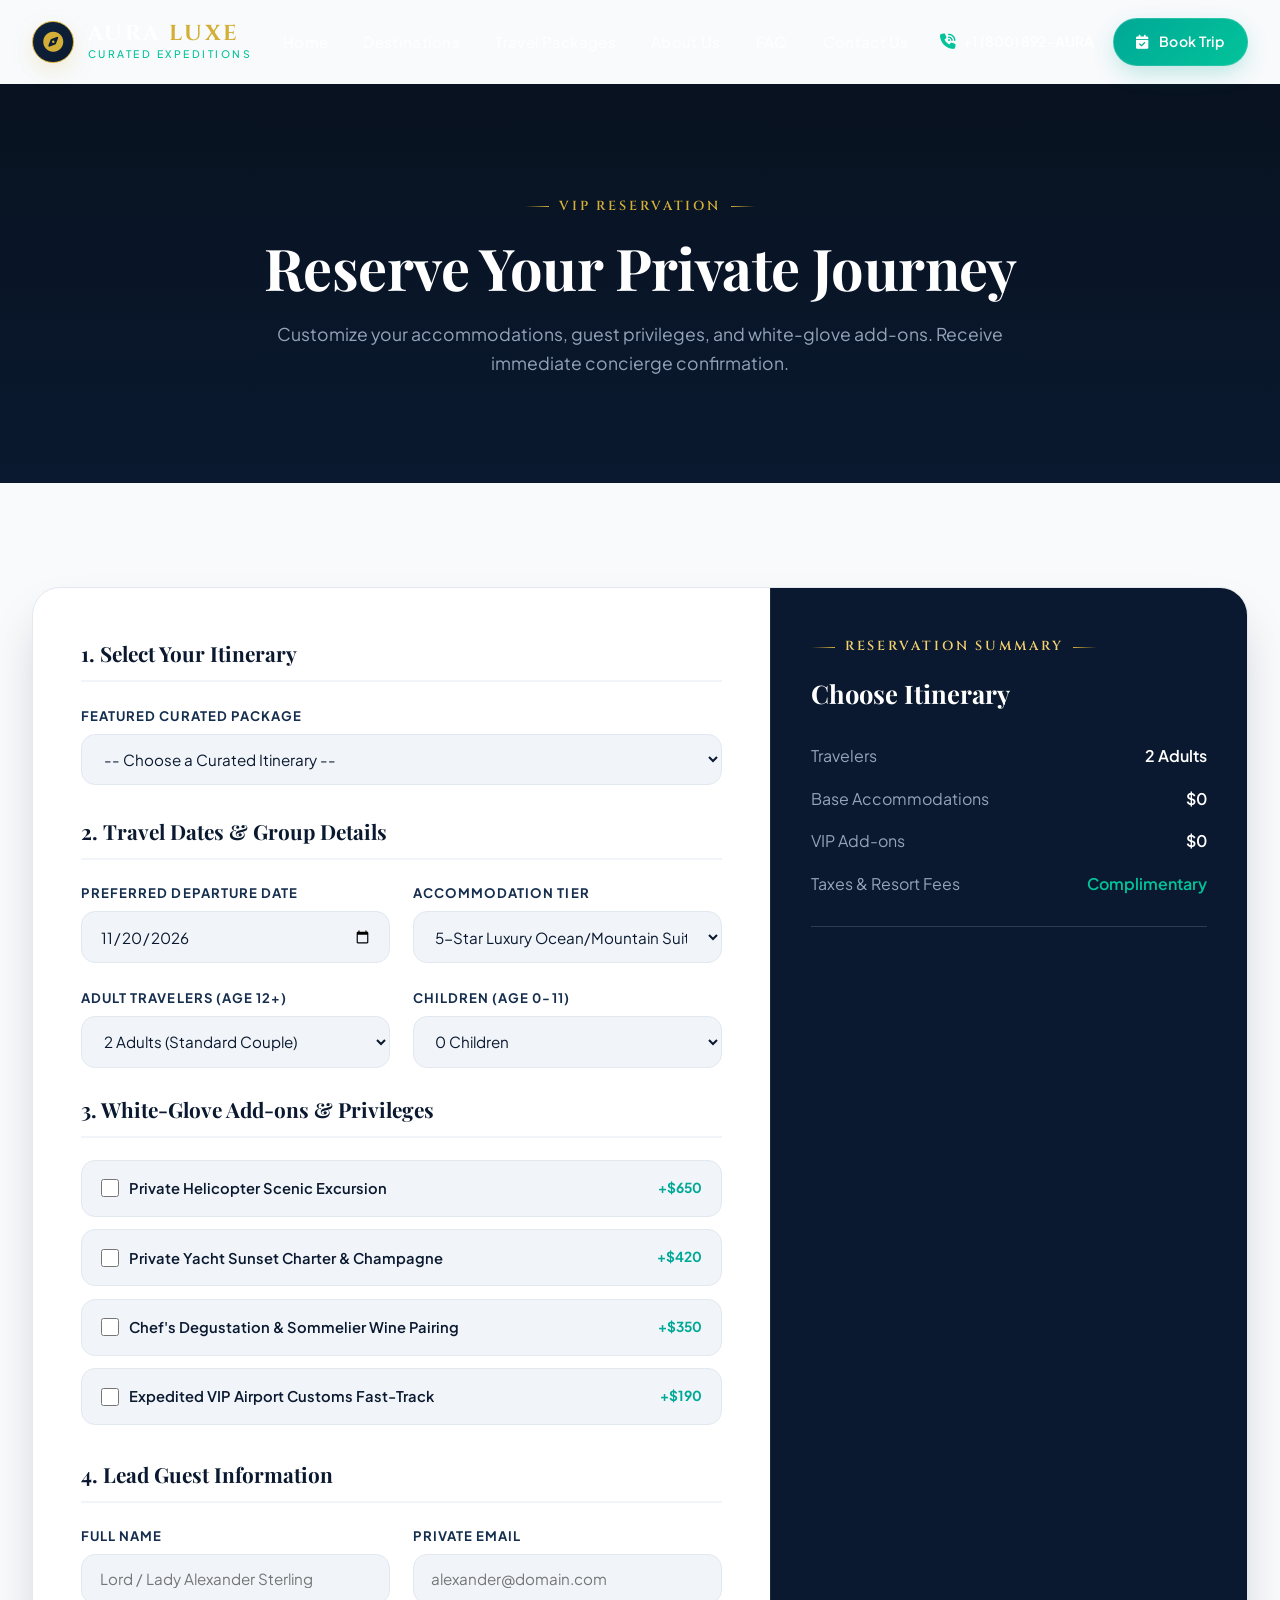
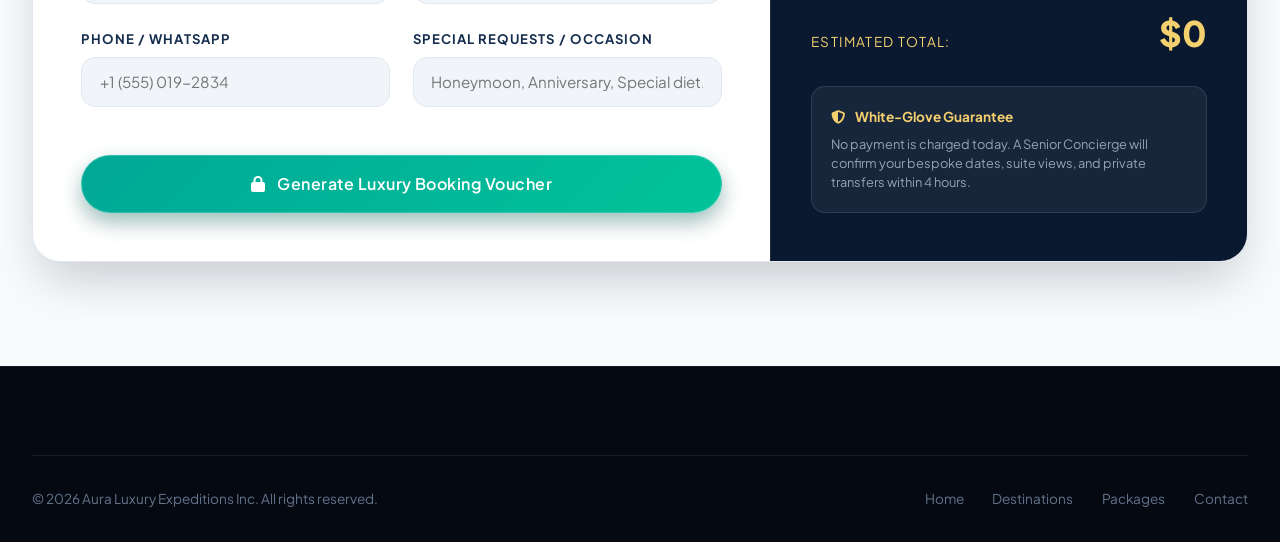
<file: booking.html>
<!DOCTYPE html>
<html lang="en">
<head>
  <meta charset="UTF-8">
  <meta name="viewport" content="width=device-width, initial-scale=1.0">
  <title>Reserve Your Journey | Aura Luxury Expeditions</title>
  <meta name="description" content="Book your bespoke luxury travel package with Aura Luxury Expeditions. Instant booking voucher and 24/7 dedicated concierge.">
  <link rel="stylesheet" href="https://cdnjs.cloudflare.com/ajax/libs/font-awesome/6.5.1/css/all.min.css" crossorigin="anonymous" referrerpolicy="no-referrer" />
  <link rel="stylesheet" href="css/style.css">
  <link rel="stylesheet" href="css/components.css">
  <link rel="stylesheet" href="css/responsive.css">
</head>
<body>

  <!-- Navigation Bar -->
  <header class="site-header scrolled" id="site-header">
    <div class="nav-container">
      <a href="index.html#home" class="brand-logo">
        <div class="logo-symbol"><i class="fas fa-compass"></i></div>
        <div class="logo-text">
          <span class="logo-name">AURA <span>LUXE</span></span>
          <span class="logo-tagline">Curated Expeditions</span>
        </div>
      </a>
      <nav class="nav-menu" id="nav-menu">
        <a href="index.html#home" class="nav-link">Home</a>
        <a href="destinations.html" class="nav-link">Destinations</a>
        <a href="packages.html" class="nav-link">Travel Packages</a>
        <a href="about.html" class="nav-link">About Us</a>
        <a href="faq.html" class="nav-link">FAQ</a>
        <a href="contact.html" class="nav-link">Contact Us</a>
      </nav>
      <div class="nav-actions">
        <a href="tel:+18008922872" class="nav-phone-btn"><i class="fas fa-phone-volume"></i> +1 (800) 892-AURA</a>
        <a href="booking.html" class="nav-cta-btn"><i class="fas fa-calendar-check"></i> Book Trip</a>
        <button class="nav-hamburger" id="nav-hamburger-btn"><span></span><span></span><span></span></button>
      </div>
    </div>
  </header>

  <main style="padding-top: var(--nav-height);">
    <section class="section section-dark" style="background: linear-gradient(180deg, var(--color-navy-dark) 0%, var(--color-navy-deep) 100%); text-align: center;">
      <div class="container">
        <span class="section-eyebrow">VIP Reservation</span>
        <h1 class="section-title" style="color: #FFFFFF; font-size: clamp(2.5rem, 4.5vw, 3.8rem);">Reserve Your Private Journey</h1>
        <p class="section-desc" style="max-width: 780px; margin: 0 auto; color: var(--color-text-light);">
          Customize your accommodations, guest privileges, and white-glove add-ons. Receive immediate concierge confirmation.
        </p>
      </div>
    </section>

    <section class="section">
      <div class="container">
        <div class="booking-section-wrap">
          <!-- Left: Interactive Form -->
          <div class="booking-form-col">
            <form id="luxury-booking-form">
              <h3 class="form-group-title">1. Select Your Itinerary</h3>
              <div class="form-input-box" style="margin-bottom: 1.8rem;">
                <label class="form-label" for="booking-package-select">Featured Curated Package</label>
                <select id="booking-package-select" class="form-control" required></select>
              </div>

              <h3 class="form-group-title">2. Travel Dates & Group Details</h3>
              <div class="form-grid-2">
                <div class="form-input-box">
                  <label class="form-label" for="booking-date">Preferred Departure Date</label>
                  <input type="date" id="booking-date" class="form-control" value="2026-11-20" required>
                </div>
                <div class="form-input-box">
                  <label class="form-label" for="booking-tier-select">Accommodation Tier</label>
                  <select id="booking-tier-select" class="form-control">
                    <option value="1.0">5-Star Luxury Ocean/Mountain Suite (Standard)</option>
                    <option value="1.3">Private Pool Villa Upgrade (+30%)</option>
                    <option value="1.7">Presidential / Royal Suite Upgrade (+70%)</option>
                  </select>
                </div>
              </div>

              <div class="form-grid-2">
                <div class="form-input-box">
                  <label class="form-label" for="booking-adults">Adult Travelers (Age 12+)</label>
                  <select id="booking-adults" class="form-control">
                    <option value="1">1 Adult</option>
                    <option value="2" selected>2 Adults (Standard Couple)</option>
                    <option value="3">3 Adults</option>
                    <option value="4">4 Adults</option>
                    <option value="6">6 Adults</option>
                  </select>
                </div>
                <div class="form-input-box">
                  <label class="form-label" for="booking-children">Children (Age 0-11)</label>
                  <select id="booking-children" class="form-control">
                    <option value="0" selected>0 Children</option>
                    <option value="1">1 Child</option>
                    <option value="2">2 Children</option>
                    <option value="3">3 Children</option>
                  </select>
                </div>
              </div>

              <h3 class="form-group-title">3. White-Glove Add-ons & Privileges</h3>
              <div class="addon-options-group">
                <label class="addon-checkbox-label">
                  <div class="addon-info-text">
                    <input type="checkbox" class="booking-addon-checkbox" data-addon-price="650">
                    <span>Private Helicopter Scenic Excursion</span>
                  </div>
                  <span class="addon-price-tag">+$650</span>
                </label>
                <label class="addon-checkbox-label">
                  <div class="addon-info-text">
                    <input type="checkbox" class="booking-addon-checkbox" data-addon-price="420">
                    <span>Private Yacht Sunset Charter & Champagne</span>
                  </div>
                  <span class="addon-price-tag">+$420</span>
                </label>
                <label class="addon-checkbox-label">
                  <div class="addon-info-text">
                    <input type="checkbox" class="booking-addon-checkbox" data-addon-price="350">
                    <span>Chef's Degustation & Sommelier Wine Pairing</span>
                  </div>
                  <span class="addon-price-tag">+$350</span>
                </label>
                <label class="addon-checkbox-label">
                  <div class="addon-info-text">
                    <input type="checkbox" class="booking-addon-checkbox" data-addon-price="190">
                    <span>Expedited VIP Airport Customs Fast-Track</span>
                  </div>
                  <span class="addon-price-tag">+$190</span>
                </label>
              </div>

              <h3 class="form-group-title">4. Lead Guest Information</h3>
              <div class="form-grid-2">
                <div class="form-input-box">
                  <label class="form-label" for="booking-fullname">Full Name</label>
                  <input type="text" id="booking-fullname" class="form-control" placeholder="Lord / Lady Alexander Sterling" required>
                </div>
                <div class="form-input-box">
                  <label class="form-label" for="booking-email">Private Email</label>
                  <input type="email" id="booking-email" class="form-control" placeholder="alexander@domain.com" required>
                </div>
              </div>

              <div class="form-grid-2">
                <div class="form-input-box">
                  <label class="form-label" for="booking-phone">Phone / WhatsApp</label>
                  <input type="tel" id="booking-phone" class="form-control" placeholder="+1 (555) 019-2834" required>
                </div>
                <div class="form-input-box">
                  <label class="form-label" for="booking-notes">Special Requests / Occasion</label>
                  <input type="text" id="booking-notes" class="form-control" placeholder="Honeymoon, Anniversary, Special diet...">
                </div>
              </div>

              <button type="submit" class="btn-primary" style="width: 100%; margin-top: 1.5rem; padding: 1.1rem;">
                <i class="fas fa-lock"></i>
                <span>Generate Luxury Booking Voucher</span>
              </button>
            </form>
          </div>

          <!-- Right: Real-time Live Price Summary -->
          <div class="booking-summary-col">
            <span class="section-eyebrow" style="color: var(--color-gold-light);">Reservation Summary</span>
            <h3 style="font-family: var(--font-heading); font-size: 1.6rem; color: #FFFFFF; margin-bottom: 1.8rem;" id="summary-package-name">
              Choose Itinerary
            </h3>

            <div style="display: flex; flex-direction: column; gap: 1rem; border-bottom: 1px solid rgba(255, 255, 255, 0.15); padding-bottom: 1.8rem; margin-bottom: 1.8rem;">
              <div style="display: flex; justify-content: space-between;">
                <span style="color: var(--color-text-light);">Travelers</span>
                <span style="font-weight: 600;" id="summary-guests-count">2 Adults</span>
              </div>
              <div style="display: flex; justify-content: space-between;">
                <span style="color: var(--color-text-light);">Base Accommodations</span>
                <span style="font-weight: 600;" id="summary-base-rate">$0</span>
              </div>
              <div style="display: flex; justify-content: space-between;">
                <span style="color: var(--color-text-light);">VIP Add-ons</span>
                <span style="font-weight: 600;" id="summary-addons-rate">$0</span>
              </div>
              <div style="display: flex; justify-content: space-between;">
                <span style="color: var(--color-text-light);">Taxes & Resort Fees</span>
                <span style="font-weight: 600; color: var(--color-teal-vibrant);">Complimentary</span>
              </div>
            </div>

            <div style="margin-top: auto;">
              <div style="display: flex; justify-content: space-between; align-items: baseline; margin-bottom: 1.5rem;">
                <span style="text-transform: uppercase; font-size: 0.85rem; letter-spacing: 0.1em; color: var(--color-gold-light);">Estimated Total:</span>
                <div style="font-family: var(--font-body); font-size: 2.2rem; font-weight: 800; color: var(--color-gold-light);" id="summary-grand-total">
                  $0
                </div>
              </div>

              <div style="background: rgba(255, 255, 255, 0.06); padding: 1.2rem; border-radius: var(--radius-md); border: 1px solid rgba(255, 255, 255, 0.1);">
                <div style="display: flex; align-items: center; gap: 0.6rem; color: var(--color-gold-light); font-size: 0.85rem; font-weight: 700; margin-bottom: 0.4rem;">
                  <i class="fas fa-shield-alt"></i> White-Glove Guarantee
                </div>
                <p style="font-size: 0.8rem; color: var(--color-text-light); line-height: 1.5;">
                  No payment is charged today. A Senior Concierge will confirm your bespoke dates, suite views, and private transfers within 4 hours.
                </p>
              </div>
            </div>
          </div>
        </div>
      </div>
    </section>
  </main>

  <!-- Luxury Booking Voucher Modal -->
  <div class="modal-overlay" id="booking-voucher-modal">
    <div class="voucher-card">
      <button class="modal-close-btn" style="background: var(--color-bg-alt); color: var(--color-navy-deep);" onclick="closeVoucherModal()"><i class="fas fa-times"></i></button>
      <div class="voucher-header">
        <div class="logo-symbol" style="margin: 0 auto 0.8rem auto;"><i class="fas fa-compass"></i></div>
        <h3 style="font-family: var(--font-serif-accent); font-size: 1.4rem; color: var(--color-navy-deep);">AURA LUXURY EXPEDITIONS</h3>
        <p style="font-size: 0.82rem; text-transform: uppercase; letter-spacing: 0.15em; color: var(--color-teal-primary); margin-bottom: 0.5rem;">Private Itinerary Confirmation Voucher</p>
        <div class="voucher-ref-code" id="voucher-ref-number">AL-894201</div>
      </div>
      <div class="voucher-details-grid">
        <div class="voucher-detail-item">
          <span class="voucher-item-label">Guest Name</span>
          <span class="voucher-item-val" id="voucher-guest-name">Lady Victoria Sterling</span>
        </div>
        <div class="voucher-detail-item">
          <span class="voucher-item-label">Curated Journey</span>
          <span class="voucher-item-val" id="voucher-package">Maldives Coral Sanctuary</span>
        </div>
        <div class="voucher-detail-item">
          <span class="voucher-item-label">Travel Date</span>
          <span class="voucher-item-val" id="voucher-travel-date">November 20, 2026</span>
        </div>
        <div class="voucher-detail-item">
          <span class="voucher-item-label">Estimated Total</span>
          <span class="voucher-item-val" style="color: var(--color-teal-primary);" id="voucher-total-cost">$6,900</span>
        </div>
        <div class="voucher-detail-item">
          <span class="voucher-item-label">Client Email</span>
          <span class="voucher-item-val" id="voucher-email">victoria@sterling.com</span>
        </div>
        <div class="voucher-detail-item">
          <span class="voucher-item-label">Concierge Assigned</span>
          <span class="voucher-item-val">Lord Julien Moreau (Senior Desk)</span>
        </div>
      </div>
      <div style="background: var(--color-bg-alt); padding: 1.2rem; border-radius: var(--radius-md); margin-bottom: 2rem; font-size: 0.86rem; color: var(--color-text-muted); line-height: 1.6;">
        <i class="fas fa-info-circle" style="color: var(--color-teal-primary); margin-right: 0.4rem;"></i>
        Your private itinerary request has been logged in our secure registry. Your dedicated Senior Concierge will contact you within 4 business hours to finalize flight preferences and bespoke dining reservations.
      </div>
      <div style="display: flex; gap: 1rem; justify-content: center;">
        <button class="btn-primary" onclick="printVoucher()"><i class="fas fa-print"></i> <span>Print / Save Voucher</span></button>
        <button class="btn-secondary" style="color: var(--color-navy-deep); border-color: var(--border-light);" onclick="closeVoucherModal()"><span>Done</span></button>
      </div>
    </div>
  </div>

  <!-- Footer -->
  <footer class="site-footer">
    <div class="container">
      <div class="footer-bottom-bar">
        <div>&copy; 2026 Aura Luxury Expeditions Inc. All rights reserved.</div>
        <div class="footer-bottom-links">
          <a href="index.html#home">Home</a>
          <a href="destinations.html">Destinations</a>
          <a href="packages.html">Packages</a>
          <a href="contact.html">Contact</a>
        </div>
      </div>
    </div>
  </footer>

  <script src="js/data.js"></script>
  <script src="js/app.js"></script>
  <script>
    document.addEventListener('DOMContentLoaded', () => {
      initBookingEngine();
      const urlParams = new URLSearchParams(window.location.search);
      const pkgId = urlParams.get('pkg');
      if (pkgId) {
        const pkgSelect = document.getElementById('booking-package-select');
        if (pkgSelect) {
          pkgSelect.value = pkgId;
          updateBookingCalculations();
        }
      }
    });
  </script>
</body>
</html>
</file>
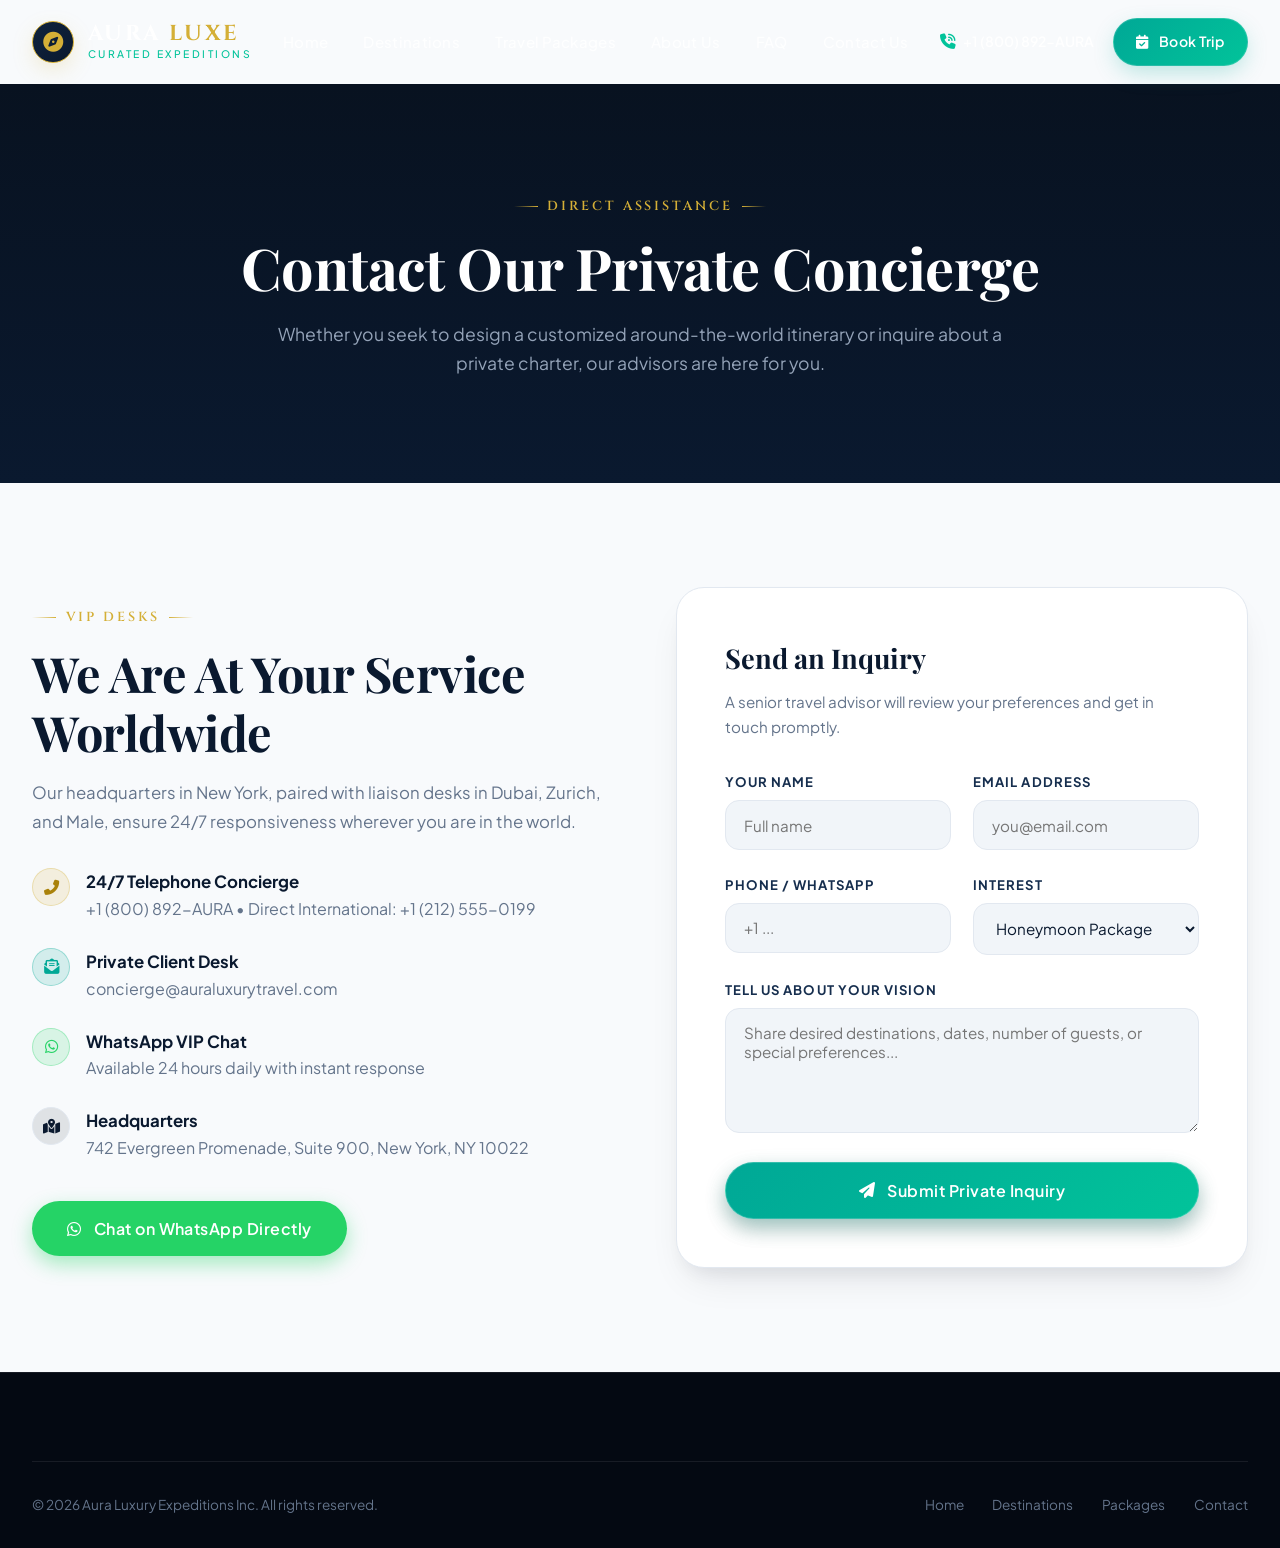
<file: contact.html>
<!DOCTYPE html>
<html lang="en">
<head>
  <meta charset="UTF-8">
  <meta name="viewport" content="width=device-width, initial-scale=1.0">
  <title>Contact Our Concierge | Aura Luxury Expeditions</title>
  <meta name="description" content="Reach our 24/7 VIP Concierge Desk for private travel inquiries, custom tour planning, and luxury bookings.">
  <link rel="stylesheet" href="https://cdnjs.cloudflare.com/ajax/libs/font-awesome/6.5.1/css/all.min.css" crossorigin="anonymous" referrerpolicy="no-referrer" />
  <link rel="stylesheet" href="css/style.css">
  <link rel="stylesheet" href="css/components.css">
  <link rel="stylesheet" href="css/responsive.css">
</head>
<body>

  <!-- Navigation Bar -->
  <header class="site-header scrolled" id="site-header">
    <div class="nav-container">
      <a href="index.html#home" class="brand-logo">
        <div class="logo-symbol"><i class="fas fa-compass"></i></div>
        <div class="logo-text">
          <span class="logo-name">AURA <span>LUXE</span></span>
          <span class="logo-tagline">Curated Expeditions</span>
        </div>
      </a>
      <nav class="nav-menu" id="nav-menu">
        <a href="index.html#home" class="nav-link">Home</a>
        <a href="destinations.html" class="nav-link">Destinations</a>
        <a href="packages.html" class="nav-link">Travel Packages</a>
        <a href="about.html" class="nav-link">About Us</a>
        <a href="faq.html" class="nav-link">FAQ</a>
        <a href="contact.html" class="nav-link active">Contact Us</a>
      </nav>
      <div class="nav-actions">
        <a href="tel:+18008922872" class="nav-phone-btn"><i class="fas fa-phone-volume"></i> +1 (800) 892-AURA</a>
        <a href="booking.html" class="nav-cta-btn"><i class="fas fa-calendar-check"></i> Book Trip</a>
        <button class="nav-hamburger" id="nav-hamburger-btn"><span></span><span></span><span></span></button>
      </div>
    </div>
  </header>

  <main style="padding-top: var(--nav-height);">
    <section class="section section-dark" style="background: linear-gradient(180deg, var(--color-navy-dark) 0%, var(--color-navy-deep) 100%); text-align: center;">
      <div class="container">
        <span class="section-eyebrow">Direct Assistance</span>
        <h1 class="section-title" style="color: #FFFFFF; font-size: clamp(2.5rem, 4.5vw, 3.8rem);">Contact Our Private Concierge</h1>
        <p class="section-desc" style="max-width: 780px; margin: 0 auto; color: var(--color-text-light);">
          Whether you seek to design a customized around-the-world itinerary or inquire about a private charter, our advisors are here for you.
        </p>
      </div>
    </section>

    <section class="section">
      <div class="container">
        <div class="experience-split">
          <!-- Left: Contact Details -->
          <div>
            <span class="section-eyebrow">VIP Desks</span>
            <h2 class="section-title">We Are At Your Service Worldwide</h2>
            <p style="color: var(--color-text-muted); font-size: 1.05rem; line-height: 1.7; margin-bottom: 2rem;">
              Our headquarters in New York, paired with liaison desks in Dubai, Zurich, and Male, ensure 24/7 responsiveness wherever you are in the world.
            </p>

            <div style="display: flex; flex-direction: column; gap: 1.6rem; margin-bottom: 2.5rem;">
              <div style="display: flex; align-items: flex-start; gap: 1rem;">
                <div class="exp-perk-icon" style="background: rgba(212, 175, 55, 0.15); border-color: var(--border-gold); color: var(--color-gold-dark);">
                  <i class="fas fa-phone-alt"></i>
                </div>
                <div>
                  <h4 style="font-size: 1.05rem; color: var(--color-navy-deep); font-weight: 700;">24/7 Telephone Concierge</h4>
                  <p style="color: var(--color-text-muted);">+1 (800) 892-AURA &bull; Direct International: +1 (212) 555-0199</p>
                </div>
              </div>

              <div style="display: flex; align-items: flex-start; gap: 1rem;">
                <div class="exp-perk-icon" style="background: rgba(0, 168, 150, 0.15); border-color: rgba(0, 168, 150, 0.3); color: var(--color-teal-primary);">
                  <i class="fas fa-envelope-open-text"></i>
                </div>
                <div>
                  <h4 style="font-size: 1.05rem; color: var(--color-navy-deep); font-weight: 700;">Private Client Desk</h4>
                  <p style="color: var(--color-text-muted);">concierge@auraluxurytravel.com</p>
                </div>
              </div>

              <div style="display: flex; align-items: flex-start; gap: 1rem;">
                <div class="exp-perk-icon" style="background: rgba(37, 211, 102, 0.15); border-color: rgba(37, 211, 102, 0.3); color: #25D366;">
                  <i class="fab fa-whatsapp"></i>
                </div>
                <div>
                  <h4 style="font-size: 1.05rem; color: var(--color-navy-deep); font-weight: 700;">WhatsApp VIP Chat</h4>
                  <p style="color: var(--color-text-muted);">Available 24 hours daily with instant response</p>
                </div>
              </div>

              <div style="display: flex; align-items: flex-start; gap: 1rem;">
                <div class="exp-perk-icon" style="background: rgba(8, 18, 32, 0.1); border-color: var(--border-light); color: var(--color-navy-deep);">
                  <i class="fas fa-map-marked-alt"></i>
                </div>
                <div>
                  <h4 style="font-size: 1.05rem; color: var(--color-navy-deep); font-weight: 700;">Headquarters</h4>
                  <p style="color: var(--color-text-muted);">742 Evergreen Promenade, Suite 900, New York, NY 10022</p>
                </div>
              </div>
            </div>

            <button class="btn-primary" onclick="openDirectWhatsApp()" style="background: #25D366; box-shadow: 0 8px 20px rgba(37, 211, 102, 0.4); border: none;">
              <i class="fab fa-whatsapp"></i>
              <span>Chat on WhatsApp Directly</span>
            </button>
          </div>

          <!-- Right: Inquiry Form -->
          <div style="background: var(--color-bg-surface); padding: 3rem; border-radius: var(--radius-xl); box-shadow: var(--shadow-lg); border: 1px solid var(--border-light);">
            <h3 style="font-family: var(--font-heading); font-size: 1.7rem; color: var(--color-navy-deep); margin-bottom: 0.5rem;">Send an Inquiry</h3>
            <p style="color: var(--color-text-muted); font-size: 0.95rem; margin-bottom: 2rem;">A senior travel advisor will review your preferences and get in touch promptly.</p>

            <form id="contact-inquiry-form">
              <div class="form-grid-2">
                <div class="form-input-box">
                  <label class="form-label" for="contact-name">Your Name</label>
                  <input type="text" id="contact-name" class="form-control" placeholder="Full name" required>
                </div>
                <div class="form-input-box">
                  <label class="form-label" for="contact-email">Email Address</label>
                  <input type="email" id="contact-email" class="form-control" placeholder="you@email.com" required>
                </div>
              </div>

              <div class="form-grid-2">
                <div class="form-input-box">
                  <label class="form-label" for="contact-phone">Phone / WhatsApp</label>
                  <input type="tel" id="contact-phone" class="form-control" placeholder="+1 ...">
                </div>
                <div class="form-input-box">
                  <label class="form-label" for="contact-subject">Interest</label>
                  <select id="contact-subject" class="form-control">
                    <option value="Honeymoon Package">Honeymoon Package</option>
                    <option value="Family Holiday">Family Holiday</option>
                    <option value="Private Jet / Yacht Charter">Private Jet / Yacht Charter</option>
                    <option value="Corporate / VIP Tour">Corporate / VIP Tour</option>
                    <option value="Custom Bespoke Journey">Custom Bespoke Journey</option>
                  </select>
                </div>
              </div>

              <div class="form-input-box" style="margin-bottom: 1.8rem;">
                <label class="form-label" for="contact-message">Tell Us About Your Vision</label>
                <textarea id="contact-message" class="form-control" rows="5" placeholder="Share desired destinations, dates, number of guests, or special preferences..." required></textarea>
              </div>

              <button type="submit" class="btn-primary" style="width: 100%;">
                <i class="fas fa-paper-plane"></i>
                <span>Submit Private Inquiry</span>
              </button>
            </form>
          </div>
        </div>
      </div>
    </section>
  </main>

  <!-- Footer -->
  <footer class="site-footer">
    <div class="container">
      <div class="footer-bottom-bar">
        <div>&copy; 2026 Aura Luxury Expeditions Inc. All rights reserved.</div>
        <div class="footer-bottom-links">
          <a href="index.html#home">Home</a>
          <a href="destinations.html">Destinations</a>
          <a href="packages.html">Packages</a>
          <a href="contact.html">Contact</a>
        </div>
      </div>
    </div>
  </footer>

  <script src="js/data.js"></script>
  <script src="js/app.js"></script>
</body>
</html>
</file>
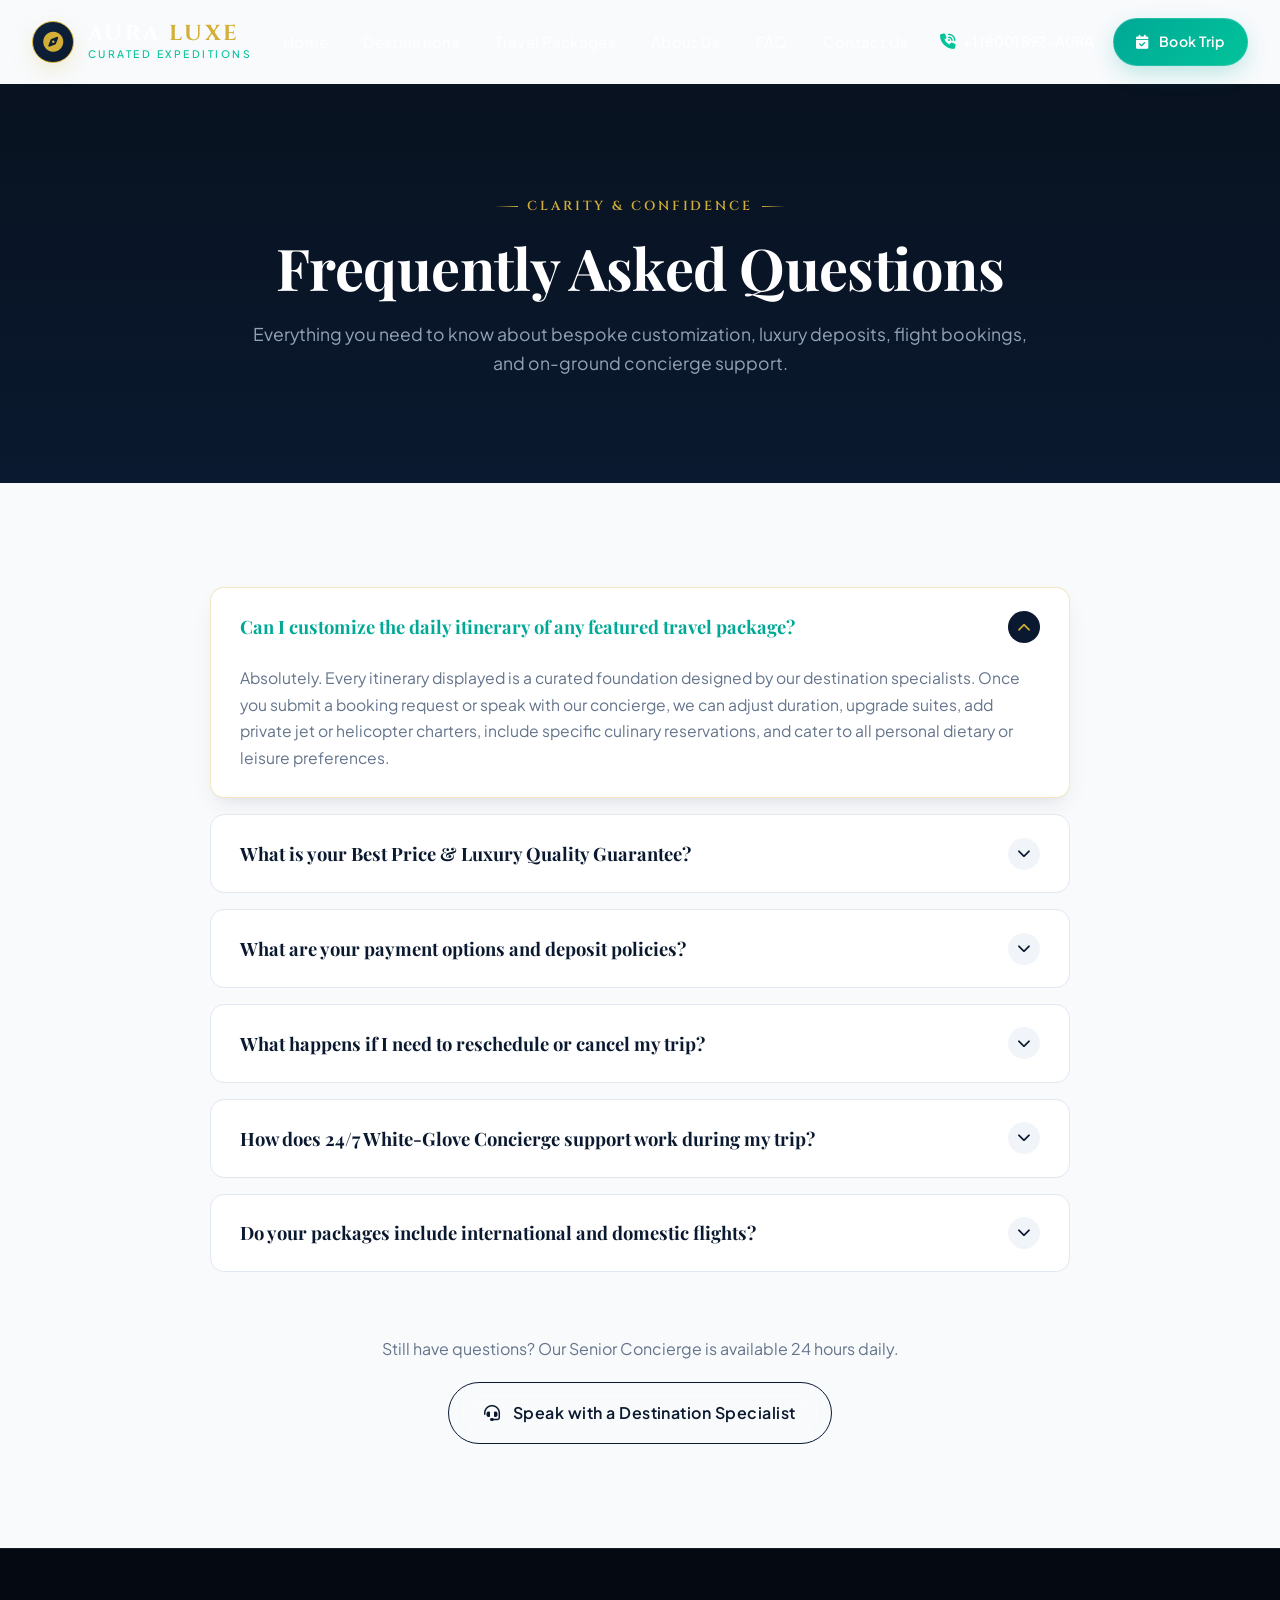
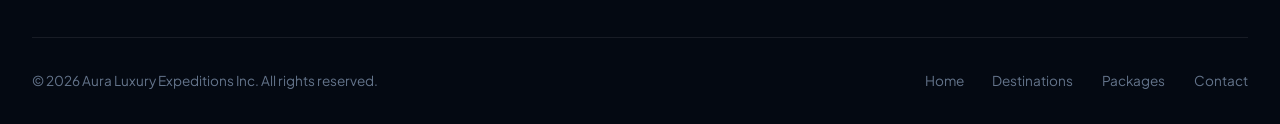
<file: faq.html>
<!DOCTYPE html>
<html lang="en">
<head>
  <meta charset="UTF-8">
  <meta name="viewport" content="width=device-width, initial-scale=1.0">
  <title>Frequently Asked Questions | Aura Luxury Expeditions</title>
  <meta name="description" content="Answers to common questions regarding bespoke itinerary planning, luxury cancellation policies, visas, and 24/7 concierge assistance.">
  <link rel="stylesheet" href="https://cdnjs.cloudflare.com/ajax/libs/font-awesome/6.5.1/css/all.min.css" crossorigin="anonymous" referrerpolicy="no-referrer" />
  <link rel="stylesheet" href="css/style.css">
  <link rel="stylesheet" href="css/components.css">
  <link rel="stylesheet" href="css/responsive.css">
</head>
<body>

  <!-- Navigation Bar -->
  <header class="site-header scrolled" id="site-header">
    <div class="nav-container">
      <a href="index.html#home" class="brand-logo">
        <div class="logo-symbol"><i class="fas fa-compass"></i></div>
        <div class="logo-text">
          <span class="logo-name">AURA <span>LUXE</span></span>
          <span class="logo-tagline">Curated Expeditions</span>
        </div>
      </a>
      <nav class="nav-menu" id="nav-menu">
        <a href="index.html#home" class="nav-link">Home</a>
        <a href="destinations.html" class="nav-link">Destinations</a>
        <a href="packages.html" class="nav-link">Travel Packages</a>
        <a href="about.html" class="nav-link">About Us</a>
        <a href="faq.html" class="nav-link active">FAQ</a>
        <a href="contact.html" class="nav-link">Contact Us</a>
      </nav>
      <div class="nav-actions">
        <a href="tel:+18008922872" class="nav-phone-btn"><i class="fas fa-phone-volume"></i> +1 (800) 892-AURA</a>
        <a href="booking.html" class="nav-cta-btn"><i class="fas fa-calendar-check"></i> Book Trip</a>
        <button class="nav-hamburger" id="nav-hamburger-btn"><span></span><span></span><span></span></button>
      </div>
    </div>
  </header>

  <main style="padding-top: var(--nav-height);">
    <section class="section section-dark" style="background: linear-gradient(180deg, var(--color-navy-dark) 0%, var(--color-navy-deep) 100%); text-align: center;">
      <div class="container">
        <span class="section-eyebrow">Clarity & Confidence</span>
        <h1 class="section-title" style="color: #FFFFFF; font-size: clamp(2.5rem, 4.5vw, 3.8rem);">Frequently Asked Questions</h1>
        <p class="section-desc" style="max-width: 780px; margin: 0 auto; color: var(--color-text-light);">
          Everything you need to know about bespoke customization, luxury deposits, flight bookings, and on-ground concierge support.
        </p>
      </div>
    </section>

    <section class="section">
      <div class="container">
        <div class="faq-accordion-wrap" id="faq-accordion-container">
          <!-- Dynamically populated from travelData -->
        </div>

        <div style="text-align: center; margin-top: 4rem;">
          <p style="color: var(--color-text-muted); margin-bottom: 1.2rem;">Still have questions? Our Senior Concierge is available 24 hours daily.</p>
          <a href="contact.html" class="btn-secondary" style="color: var(--color-navy-deep); border-color: var(--color-navy-deep);">
            <i class="fas fa-headset"></i>
            <span>Speak with a Destination Specialist</span>
          </a>
        </div>
      </div>
    </section>
  </main>

  <!-- Footer -->
  <footer class="site-footer">
    <div class="container">
      <div class="footer-bottom-bar">
        <div>&copy; 2026 Aura Luxury Expeditions Inc. All rights reserved.</div>
        <div class="footer-bottom-links">
          <a href="index.html#home">Home</a>
          <a href="destinations.html">Destinations</a>
          <a href="packages.html">Packages</a>
          <a href="contact.html">Contact</a>
        </div>
      </div>
    </div>
  </footer>

  <script src="js/data.js"></script>
  <script src="js/app.js"></script>
  <script>
    document.addEventListener('DOMContentLoaded', () => {
      initFaqAccordion();
    });
  </script>
</body>
</html>
</file>
<file: css/style.css>
/* ==========================================================================
   Aura Luxury Travel - Master Theme & Base Styles
   Palette: Deep Navy, Turquoise/Teal, Pure White, Subtle Gold Accents
   Typography: Playfair Display (Serif Headings) & Plus Jakarta Sans (Body)
   ========================================================================== */

@import url('https://fonts.googleapis.com/css2?family=Cinzel:wght@500;600;700&family=Playfair+Display:ital,wght@0,400;0,600;0,700;1,400&family=Plus+Jakarta+Sans:wght@300;400;500;600;700&display=swap');

:root {
  /* Core Luxury Color Tokens */
  --color-navy-darkest: #040912;
  --color-navy-dark: #081220;
  --color-navy-deep: #0A192F;
  --color-navy-surface: #0F233D;
  --color-navy-light: #162E4E;
  
  --color-teal-primary: #00A896;
  --color-teal-vibrant: #02C39A;
  --color-teal-soft: #05668D;
  --color-teal-glow: rgba(0, 168, 150, 0.35);

  --color-gold-primary: #D4AF37;
  --color-gold-light: #F4D06F;
  --color-gold-dark: #AA820A;
  --color-gold-subtle: rgba(212, 175, 55, 0.15);
  --color-gold-glow: rgba(212, 175, 55, 0.35);

  --color-bg-light: #F8FAFC;
  --color-bg-surface: #FFFFFF;
  --color-bg-alt: #F1F5F9;

  --color-text-main: #1E293B;
  --color-text-muted: #64748B;
  --color-text-light: #94A3B8;
  --color-text-white: #FFFFFF;
  --color-text-gold: #D4AF37;

  --border-light: #E2E8F0;
  --border-glass: rgba(255, 255, 255, 0.15);
  --border-gold: rgba(212, 175, 55, 0.3);

  /* Fonts */
  --font-heading: 'Playfair Display', Georgia, serif;
  --font-serif-accent: 'Cinzel', serif;
  --font-body: 'Plus Jakarta Sans', system-ui, -apple-system, sans-serif;

  /* Elevations & Shadows */
  --shadow-sm: 0 4px 12px rgba(8, 18, 32, 0.05);
  --shadow-md: 0 10px 25px -5px rgba(8, 18, 32, 0.08), 0 8px 10px -6px rgba(8, 18, 32, 0.04);
  --shadow-lg: 0 20px 40px -15px rgba(8, 18, 32, 0.12), 0 12px 18px -8px rgba(8, 18, 32, 0.06);
  --shadow-xl: 0 25px 50px -12px rgba(8, 18, 32, 0.22);
  --shadow-gold: 0 8px 24px -4px rgba(212, 175, 55, 0.28);
  --shadow-teal: 0 8px 24px -4px rgba(0, 168, 150, 0.3);

  /* Transitions & Curves */
  --transition-fast: 0.2s cubic-bezier(0.4, 0, 0.2, 1);
  --transition-normal: 0.35s cubic-bezier(0.4, 0, 0.2, 1);
  --transition-smooth: 0.5s cubic-bezier(0.16, 1, 0.3, 1);

  /* Radii */
  --radius-sm: 8px;
  --radius-md: 14px;
  --radius-lg: 20px;
  --radius-xl: 28px;
  --radius-full: 9999px;

  /* Layout */
  --container-max: 1280px;
  --nav-height: 84px;
}

/* ==========================================================================
   CSS Reset & Base
   ========================================================================== */
*, *::before, *::after {
  box-sizing: border-box;
  margin: 0;
  padding: 0;
}

html {
  font-size: 16px;
  scroll-behavior: smooth;
  -webkit-font-smoothing: antialiased;
  -moz-osx-font-smoothing: grayscale;
}

body {
  font-family: var(--font-body);
  font-size: 1rem;
  line-height: 1.65;
  color: var(--color-text-main);
  background-color: var(--color-bg-light);
  overflow-x: hidden;
  position: relative;
}

img {
  max-width: 100%;
  height: auto;
  display: block;
}

a {
  color: inherit;
  text-decoration: none;
  transition: color var(--transition-fast);
}

button, input, select, textarea {
  font-family: inherit;
  font-size: inherit;
  border: none;
  outline: none;
}

button {
  cursor: pointer;
  background: none;
}

ul, ol {
  list-style: none;
}

/* ==========================================================================
   Layout & Container
   ========================================================================== */
.container {
  width: 100%;
  max-width: var(--container-max);
  margin-left: auto;
  margin-right: auto;
  padding-left: 2rem;
  padding-right: 2rem;
}

.container-narrow {
  max-width: 960px;
}

.section {
  padding-top: 6.5rem;
  padding-bottom: 6.5rem;
  position: relative;
}

.section-dark {
  background-color: var(--color-navy-deep);
  color: var(--color-text-white);
}

.section-light-alt {
  background-color: var(--color-bg-alt);
}

/* Section Header Presentation */
.section-header {
  text-align: center;
  max-width: 760px;
  margin: 0 auto 3.5rem auto;
}

.section-header.text-left {
  text-align: left;
  margin-left: 0;
}

.section-eyebrow {
  display: inline-flex;
  align-items: center;
  gap: 0.6rem;
  font-family: var(--font-serif-accent);
  font-size: 0.82rem;
  font-weight: 600;
  letter-spacing: 0.22em;
  text-transform: uppercase;
  color: var(--color-gold-primary);
  margin-bottom: 0.9rem;
}

.section-eyebrow::before,
.section-eyebrow::after {
  content: "";
  display: inline-block;
  width: 24px;
  height: 1px;
  background: linear-gradient(90deg, transparent, var(--color-gold-primary));
}

.section-eyebrow::after {
  background: linear-gradient(90deg, var(--color-gold-primary), transparent);
}

.section-header.text-left .section-eyebrow::before {
  display: none;
}

.section-title {
  font-family: var(--font-heading);
  font-size: clamp(2.1rem, 3.8vw, 3.2rem);
  font-weight: 700;
  line-height: 1.22;
  color: var(--color-navy-deep);
  margin-bottom: 1.1rem;
  letter-spacing: -0.01em;
}

.section-dark .section-title {
  color: var(--color-text-white);
}

.section-desc {
  font-size: 1.1rem;
  color: var(--color-text-muted);
  font-weight: 400;
  line-height: 1.7;
}

.section-dark .section-desc {
  color: var(--color-text-light);
}

/* ==========================================================================
   Navigation Bar (Sticky & Glassmorphic)
   ========================================================================== */
.site-header {
  position: fixed;
  top: 0;
  left: 0;
  width: 100%;
  height: var(--nav-height);
  z-index: 1000;
  transition: all var(--transition-normal);
  background: transparent;
}

.site-header.scrolled {
  background: rgba(8, 18, 32, 0.88);
  backdrop-filter: blur(18px);
  -webkit-backdrop-filter: blur(18px);
  height: 72px;
  box-shadow: 0 10px 30px rgba(0, 0, 0, 0.25);
  border-bottom: 1px solid rgba(255, 255, 255, 0.08);
}

.nav-container {
  display: flex;
  align-items: center;
  justify-content: space-between;
  height: 100%;
  max-width: var(--container-max);
  margin: 0 auto;
  padding: 0 2rem;
}

/* Brand Logo */
.brand-logo {
  display: flex;
  align-items: center;
  gap: 0.85rem;
  text-decoration: none;
}

.logo-symbol {
  width: 42px;
  height: 42px;
  border-radius: 50%;
  background: linear-gradient(135deg, var(--color-navy-surface), var(--color-navy-deep));
  border: 1.5px solid var(--color-gold-primary);
  display: flex;
  align-items: center;
  justify-content: center;
  color: var(--color-gold-primary);
  font-size: 1.25rem;
  box-shadow: var(--shadow-gold);
  transition: transform var(--transition-normal);
}

.brand-logo:hover .logo-symbol {
  transform: rotate(30deg) scale(1.05);
}

.logo-text {
  display: flex;
  flex-direction: column;
}

.logo-name {
  font-family: var(--font-serif-accent);
  font-size: 1.35rem;
  font-weight: 700;
  letter-spacing: 0.12em;
  color: var(--color-text-white);
  line-height: 1.1;
}

.logo-name span {
  color: var(--color-gold-primary);
}

.logo-tagline {
  font-size: 0.65rem;
  text-transform: uppercase;
  letter-spacing: 0.24em;
  color: var(--color-teal-vibrant);
  font-weight: 500;
}

/* Nav Menu */
.nav-menu {
  display: flex;
  align-items: center;
  gap: 2.2rem;
}

.nav-link {
  font-size: 0.94rem;
  font-weight: 500;
  color: rgba(255, 255, 255, 0.85);
  position: relative;
  padding: 0.5rem 0;
  letter-spacing: 0.02em;
  transition: color var(--transition-fast);
}

.nav-link::after {
  content: "";
  position: absolute;
  bottom: 0;
  left: 0;
  width: 0;
  height: 2px;
  background: linear-gradient(90deg, var(--color-teal-vibrant), var(--color-gold-primary));
  transition: width var(--transition-normal);
  border-radius: 2px;
}

.nav-link:hover,
.nav-link.active {
  color: var(--color-text-white);
}

.nav-link:hover::after,
.nav-link.active::after {
  width: 100%;
}

/* Header Action Buttons */
.nav-actions {
  display: flex;
  align-items: center;
  gap: 1.2rem;
}

.nav-phone-btn {
  display: flex;
  align-items: center;
  gap: 0.5rem;
  color: rgba(255, 255, 255, 0.9);
  font-size: 0.88rem;
  font-weight: 600;
  transition: color var(--transition-fast);
}

.nav-phone-btn i {
  color: var(--color-teal-vibrant);
  font-size: 0.95rem;
}

.nav-phone-btn:hover {
  color: var(--color-gold-primary);
}

.nav-cta-btn {
  display: inline-flex;
  align-items: center;
  gap: 0.6rem;
  padding: 0.7rem 1.4rem;
  background: linear-gradient(135deg, var(--color-teal-primary), var(--color-teal-vibrant));
  color: var(--color-text-white);
  border-radius: var(--radius-full);
  font-size: 0.88rem;
  font-weight: 600;
  letter-spacing: 0.04em;
  box-shadow: var(--shadow-teal);
  transition: all var(--transition-normal);
  border: 1px solid rgba(255, 255, 255, 0.15);
}

.nav-cta-btn:hover {
  transform: translateY(-2px);
  box-shadow: 0 10px 24px rgba(0, 168, 150, 0.45);
  background: linear-gradient(135deg, var(--color-teal-vibrant), #10E5BA);
  color: var(--color-navy-darkest);
}

/* Mobile Toggle Hamburger */
.nav-hamburger {
  display: none;
  flex-direction: column;
  justify-content: center;
  gap: 6px;
  width: 40px;
  height: 40px;
  border-radius: var(--radius-sm);
  background: rgba(255, 255, 255, 0.08);
  border: 1px solid rgba(255, 255, 255, 0.15);
  padding: 8px;
  cursor: pointer;
  z-index: 1001;
}

.nav-hamburger span {
  display: block;
  width: 100%;
  height: 2px;
  background-color: var(--color-text-white);
  border-radius: 2px;
  transition: all var(--transition-normal);
}

.nav-hamburger.active span:nth-child(1) {
  transform: translateY(8px) rotate(45deg);
}

.nav-hamburger.active span:nth-child(2) {
  opacity: 0;
}

.nav-hamburger.active span:nth-child(3) {
  transform: translateY(-8px) rotate(-45deg);
}

/* ==========================================================================
   Hero Section with Immersive Visuals & Luxury Controls
   ========================================================================== */
.hero-section {
  position: relative;
  min-height: 100vh;
  display: flex;
  align-items: center;
  justify-content: center;
  padding: calc(var(--nav-height) + 2rem) 0 5rem 0;
  overflow: hidden;
  background-color: var(--color-navy-dark);
}

.hero-background-slider {
  position: absolute;
  top: 0;
  left: 0;
  width: 100%;
  height: 100%;
  z-index: 1;
}

.hero-slide {
  position: absolute;
  top: 0;
  left: 0;
  width: 100%;
  height: 100%;
  opacity: 0;
  transition: opacity 1.4s ease-in-out, transform 8s cubic-bezier(0.25, 1, 0.5, 1);
  transform: scale(1.06);
  background-size: cover;
  background-position: center center;
}

.hero-slide.active {
  opacity: 1;
  transform: scale(1);
}

.hero-overlay {
  position: absolute;
  top: 0;
  left: 0;
  width: 100%;
  height: 100%;
  background: radial-gradient(circle at 50% 40%, rgba(8, 18, 32, 0.45) 0%, rgba(4, 9, 18, 0.85) 100%),
              linear-gradient(180deg, rgba(8, 18, 32, 0.7) 0%, rgba(8, 18, 32, 0.3) 50%, rgba(8, 18, 32, 0.95) 100%);
  z-index: 2;
}

.hero-content {
  position: relative;
  z-index: 3;
  text-align: center;
  color: var(--color-text-white);
  max-width: 980px;
  margin: 0 auto;
}

.hero-trust-badge {
  display: inline-flex;
  align-items: center;
  gap: 0.65rem;
  padding: 0.55rem 1.4rem;
  background: rgba(255, 255, 255, 0.08);
  border: 1px solid var(--border-gold);
  border-radius: var(--radius-full);
  backdrop-filter: blur(12px);
  margin-bottom: 1.8rem;
  font-size: 0.85rem;
  letter-spacing: 0.08em;
  text-transform: uppercase;
  color: var(--color-gold-light);
  box-shadow: 0 4px 20px rgba(0, 0, 0, 0.25);
  animation: fadeInDown 0.8s ease-out;
}

.hero-trust-badge i {
  color: var(--color-gold-primary);
  font-size: 1rem;
}

.hero-headline {
  font-family: var(--font-heading);
  font-size: clamp(2.8rem, 5.8vw, 4.8rem);
  font-weight: 700;
  line-height: 1.15;
  margin-bottom: 1.4rem;
  letter-spacing: -0.02em;
  text-shadow: 0 4px 24px rgba(0, 0, 0, 0.4);
}

.hero-headline span.gradient-text {
  background: linear-gradient(135deg, #FFFFFF 30%, var(--color-gold-light) 75%, var(--color-gold-primary) 100%);
  -webkit-background-clip: text;
  -webkit-text-fill-color: transparent;
}

.hero-supporting-text {
  font-size: clamp(1.05rem, 1.8vw, 1.3rem);
  font-weight: 300;
  max-width: 780px;
  margin: 0 auto 2.5rem auto;
  color: rgba(255, 255, 255, 0.9);
  line-height: 1.7;
  text-shadow: 0 2px 10px rgba(0, 0, 0, 0.3);
}

.hero-cta-group {
  display: flex;
  align-items: center;
  justify-content: center;
  gap: 1.2rem;
  margin-bottom: 3.5rem;
  flex-wrap: wrap;
}

/* Primary and Secondary CTA Buttons */
.btn-primary {
  display: inline-flex;
  align-items: center;
  justify-content: center;
  gap: 0.75rem;
  padding: 1.05rem 2.2rem;
  background: linear-gradient(135deg, var(--color-teal-primary), var(--color-teal-vibrant));
  color: var(--color-text-white);
  border-radius: var(--radius-full);
  font-size: 1rem;
  font-weight: 600;
  letter-spacing: 0.03em;
  box-shadow: var(--shadow-teal), 0 10px 20px rgba(0, 0, 0, 0.2);
  transition: all var(--transition-normal);
  border: 1px solid rgba(255, 255, 255, 0.2);
}

.btn-primary:hover {
  transform: translateY(-3px);
  box-shadow: 0 14px 30px rgba(0, 168, 150, 0.5);
  background: linear-gradient(135deg, var(--color-teal-vibrant), #18ebb5);
  color: var(--color-navy-darkest);
}

.btn-secondary {
  display: inline-flex;
  align-items: center;
  justify-content: center;
  gap: 0.75rem;
  padding: 1.05rem 2.2rem;
  background: rgba(255, 255, 255, 0.08);
  color: var(--color-text-white);
  border-radius: var(--radius-full);
  font-size: 1rem;
  font-weight: 600;
  letter-spacing: 0.03em;
  backdrop-filter: blur(12px);
  border: 1px solid rgba(255, 255, 255, 0.25);
  transition: all var(--transition-normal);
}

.btn-secondary:hover {
  background: rgba(255, 255, 255, 0.2);
  border-color: var(--color-gold-primary);
  color: var(--color-gold-light);
  transform: translateY(-3px);
}

.btn-gold {
  display: inline-flex;
  align-items: center;
  justify-content: center;
  gap: 0.75rem;
  padding: 0.95rem 2rem;
  background: linear-gradient(135deg, var(--color-gold-primary), var(--color-gold-light));
  color: var(--color-navy-darkest);
  border-radius: var(--radius-full);
  font-size: 0.95rem;
  font-weight: 700;
  letter-spacing: 0.03em;
  box-shadow: var(--shadow-gold);
  transition: all var(--transition-normal);
  border: none;
}

.btn-gold:hover {
  transform: translateY(-2px);
  box-shadow: 0 12px 28px rgba(212, 175, 55, 0.45);
  background: linear-gradient(135deg, var(--color-gold-light), #FFE28A);
}

/* Hero Slide Indicators & Quick Select */
.hero-controls {
  position: absolute;
  bottom: 25px;
  right: 40px;
  z-index: 4;
  display: flex;
  align-items: center;
  gap: 0.8rem;
}

.hero-dot {
  width: 10px;
  height: 10px;
  border-radius: 50%;
  background: rgba(255, 255, 255, 0.35);
  cursor: pointer;
  transition: all var(--transition-fast);
}

.hero-dot.active {
  width: 28px;
  border-radius: 6px;
  background: var(--color-gold-primary);
  box-shadow: 0 0 12px var(--color-gold-primary);
}

/* Keyframes */
@keyframes fadeInDown {
  from {
    opacity: 0;
    transform: translateY(-20px);
  }
  to {
    opacity: 1;
    transform: translateY(0);
  }
}

@keyframes fadeInUp {
  from {
    opacity: 0;
    transform: translateY(20px);
  }
  to {
    opacity: 1;
    transform: translateY(0);
  }
}

@keyframes pulseGlow {
  0% {
    box-shadow: 0 0 0 0 rgba(0, 168, 150, 0.5);
  }
  70% {
    box-shadow: 0 0 0 15px rgba(0, 168, 150, 0);
  }
  100% {
    box-shadow: 0 0 0 0 rgba(0, 168, 150, 0);
  }
}
</file>
<file: css/components.css>
/* ==========================================================================
   Aura Luxury Travel - UI Components & Modules
   ========================================================================== */

/* ==========================================================================
   1. Modern Hero Search Box
   ========================================================================== */
.hero-search-wrapper {
  position: relative;
  z-index: 10;
  width: 100%;
  max-width: 1060px;
  margin: 0 auto;
}

.search-box-card {
  background: rgba(255, 255, 255, 0.95);
  backdrop-filter: blur(20px);
  -webkit-backdrop-filter: blur(20px);
  border-radius: var(--radius-xl);
  padding: 1.4rem 1.8rem;
  box-shadow: 0 25px 60px rgba(4, 9, 18, 0.35), 0 0 0 1px rgba(255, 255, 255, 0.5);
  display: grid;
  grid-template-columns: 1.4fr 1.1fr 1.1fr 1fr;
  gap: 1.2rem;
  align-items: center;
  transition: transform var(--transition-normal);
}

.search-field-group {
  display: flex;
  flex-direction: column;
  gap: 0.35rem;
  padding: 0.4rem 0.8rem;
  border-radius: var(--radius-md);
  transition: background var(--transition-fast);
  position: relative;
}

.search-field-group:not(:last-child)::after {
  content: "";
  position: absolute;
  right: -0.6rem;
  top: 15%;
  height: 70%;
  width: 1px;
  background-color: var(--border-light);
}

.search-field-group:hover,
.search-field-group:focus-within {
  background-color: rgba(241, 245, 249, 0.8);
}

.search-field-label {
  display: flex;
  align-items: center;
  gap: 0.5rem;
  font-size: 0.76rem;
  font-weight: 700;
  text-transform: uppercase;
  letter-spacing: 0.12em;
  color: var(--color-navy-light);
}

.search-field-label i {
  color: var(--color-teal-primary);
  font-size: 0.88rem;
}

.search-input-field {
  width: 100%;
  background: transparent;
  font-size: 0.98rem;
  font-weight: 600;
  color: var(--color-navy-deep);
  cursor: pointer;
}

.search-input-field::placeholder {
  color: var(--color-text-muted);
  font-weight: 400;
}

.search-submit-btn {
  height: 58px;
  width: 100%;
  border-radius: var(--radius-full);
  background: linear-gradient(135deg, var(--color-navy-deep), var(--color-navy-surface));
  color: var(--color-text-white);
  font-weight: 600;
  font-size: 0.96rem;
  letter-spacing: 0.03em;
  display: inline-flex;
  align-items: center;
  justify-content: center;
  gap: 0.65rem;
  box-shadow: 0 10px 25px rgba(10, 25, 47, 0.3);
  transition: all var(--transition-normal);
  border: 1px solid rgba(255, 255, 255, 0.15);
}

.search-submit-btn i {
  color: var(--color-gold-primary);
  font-size: 1.1rem;
  transition: transform var(--transition-fast);
}

.search-submit-btn:hover {
  background: linear-gradient(135deg, var(--color-teal-primary), var(--color-teal-vibrant));
  color: var(--color-text-white);
  transform: translateY(-2px);
  box-shadow: var(--shadow-teal);
}

.search-submit-btn:hover i {
  color: var(--color-text-white);
  transform: translateX(4px);
}

/* ==========================================================================
   2. Popular Destinations Section & Cards
   ========================================================================== */
.destinations-grid {
  display: grid;
  grid-template-columns: repeat(3, 1fr);
  gap: 2rem;
}

.destination-card {
  position: relative;
  height: 440px;
  border-radius: var(--radius-lg);
  overflow: hidden;
  box-shadow: var(--shadow-md);
  transition: transform var(--transition-normal), box-shadow var(--transition-normal);
  background-color: var(--color-navy-surface);
  cursor: pointer;
  display: flex;
  flex-direction: column;
  justify-content: flex-end;
}

.destination-card:hover {
  transform: translateY(-8px);
  box-shadow: var(--shadow-xl), 0 0 25px rgba(212, 175, 55, 0.2);
}

.dest-img-container {
  position: absolute;
  top: 0;
  left: 0;
  width: 100%;
  height: 100%;
  overflow: hidden;
  z-index: 1;
}

.dest-img {
  width: 100%;
  height: 100%;
  object-fit: cover;
  transition: transform 1.2s cubic-bezier(0.2, 1, 0.3, 1);
}

.destination-card:hover .dest-img {
  transform: scale(1.1);
}

.dest-gradient-overlay {
  position: absolute;
  top: 0;
  left: 0;
  width: 100%;
  height: 100%;
  background: linear-gradient(180deg, rgba(8, 18, 32, 0.1) 0%, rgba(8, 18, 32, 0.4) 45%, rgba(8, 18, 32, 0.95) 100%);
  z-index: 2;
  transition: background var(--transition-normal);
}

.destination-card:hover .dest-gradient-overlay {
  background: linear-gradient(180deg, rgba(8, 18, 32, 0.05) 0%, rgba(8, 18, 32, 0.45) 40%, rgba(8, 18, 32, 0.98) 100%);
}

.dest-top-meta {
  position: absolute;
  top: 1.4rem;
  left: 1.4rem;
  right: 1.4rem;
  z-index: 3;
  display: flex;
  justify-content: space-between;
  align-items: center;
}

.dest-badge {
  padding: 0.35rem 0.9rem;
  border-radius: var(--radius-full);
  font-size: 0.75rem;
  font-weight: 700;
  letter-spacing: 0.08em;
  text-transform: uppercase;
  background: rgba(8, 18, 32, 0.65);
  backdrop-filter: blur(8px);
  color: var(--color-gold-light);
  border: 1px solid var(--border-gold);
}

.dest-rating {
  display: flex;
  align-items: center;
  gap: 0.35rem;
  padding: 0.35rem 0.75rem;
  background: rgba(8, 18, 32, 0.7);
  backdrop-filter: blur(8px);
  border-radius: var(--radius-full);
  font-size: 0.8rem;
  font-weight: 600;
  color: var(--color-text-white);
  border: 1px solid rgba(255, 255, 255, 0.1);
}

.dest-rating i {
  color: var(--color-gold-primary);
  font-size: 0.85rem;
}

.dest-content {
  position: relative;
  z-index: 3;
  padding: 1.8rem;
  color: var(--color-text-white);
}

.dest-country {
  font-size: 0.78rem;
  font-weight: 600;
  text-transform: uppercase;
  letter-spacing: 0.18em;
  color: var(--color-teal-vibrant);
  margin-bottom: 0.3rem;
}

.dest-name {
  font-family: var(--font-heading);
  font-size: 1.95rem;
  font-weight: 700;
  line-height: 1.2;
  margin-bottom: 0.6rem;
  letter-spacing: -0.01em;
}

.dest-short-desc {
  font-size: 0.92rem;
  color: rgba(255, 255, 255, 0.82);
  line-height: 1.55;
  margin-bottom: 1.2rem;
  display: -webkit-box;
  -webkit-line-clamp: 2;
  -webkit-box-orient: vertical;
  overflow: hidden;
}

.dest-bottom-row {
  display: flex;
  align-items: center;
  justify-content: space-between;
  padding-top: 1.1rem;
  border-top: 1px solid rgba(255, 255, 255, 0.15);
}

.dest-price-box {
  display: flex;
  flex-direction: column;
}

.dest-price-label {
  font-size: 0.72rem;
  text-transform: uppercase;
  letter-spacing: 0.1em;
  color: rgba(255, 255, 255, 0.6);
}

.dest-price-amount {
  font-family: var(--font-body);
  font-size: 1.35rem;
  font-weight: 700;
  color: var(--color-gold-light);
}

.dest-btn-link {
  display: inline-flex;
  align-items: center;
  gap: 0.5rem;
  padding: 0.55rem 1.15rem;
  border-radius: var(--radius-full);
  background: rgba(255, 255, 255, 0.15);
  backdrop-filter: blur(8px);
  color: var(--color-text-white);
  font-size: 0.82rem;
  font-weight: 600;
  letter-spacing: 0.04em;
  border: 1px solid rgba(255, 255, 255, 0.2);
  transition: all var(--transition-fast);
}

.dest-btn-link i {
  transition: transform var(--transition-fast);
  color: var(--color-teal-vibrant);
}

.destination-card:hover .dest-btn-link {
  background: var(--color-teal-primary);
  border-color: var(--color-teal-primary);
  color: var(--color-text-white);
}

.destination-card:hover .dest-btn-link i {
  color: var(--color-text-white);
  transform: translateX(4px);
}

/* ==========================================================================
   3. Why Choose Us Section
   ========================================================================== */
.features-grid {
  display: grid;
  grid-template-columns: repeat(4, 1fr);
  gap: 2rem;
}

.feature-card {
  background: var(--color-bg-surface);
  border-radius: var(--radius-lg);
  padding: 2.5rem 1.8rem;
  border: 1px solid var(--border-light);
  box-shadow: var(--shadow-sm);
  transition: all var(--transition-normal);
  position: relative;
  overflow: hidden;
  display: flex;
  flex-direction: column;
}

.feature-card::before {
  content: "";
  position: absolute;
  top: 0;
  left: 0;
  width: 100%;
  height: 4px;
  background: linear-gradient(90deg, var(--color-teal-primary), var(--color-gold-primary));
  opacity: 0;
  transition: opacity var(--transition-fast);
}

.feature-card:hover {
  transform: translateY(-8px);
  box-shadow: var(--shadow-xl);
  border-color: var(--border-gold);
}

.feature-card:hover::before {
  opacity: 1;
}

.feature-icon-wrapper {
  width: 68px;
  height: 68px;
  border-radius: var(--radius-md);
  background: linear-gradient(135deg, rgba(0, 168, 150, 0.08), rgba(212, 175, 55, 0.12));
  border: 1px solid rgba(212, 175, 55, 0.25);
  display: flex;
  align-items: center;
  justify-content: center;
  margin-bottom: 1.8rem;
  transition: all var(--transition-normal);
}

.feature-icon-wrapper i {
  font-size: 1.75rem;
  color: var(--color-navy-deep);
  transition: all var(--transition-fast);
}

.feature-card:hover .feature-icon-wrapper {
  background: linear-gradient(135deg, var(--color-navy-deep), var(--color-navy-surface));
  border-color: var(--color-gold-primary);
  box-shadow: var(--shadow-gold);
  transform: scale(1.08) rotate(5deg);
}

.feature-card:hover .feature-icon-wrapper i {
  color: var(--color-gold-primary);
}

.feature-title {
  font-family: var(--font-heading);
  font-size: 1.35rem;
  font-weight: 700;
  color: var(--color-navy-deep);
  margin-bottom: 0.4rem;
  line-height: 1.3;
}

.feature-subtitle {
  font-size: 0.78rem;
  font-weight: 600;
  text-transform: uppercase;
  letter-spacing: 0.12em;
  color: var(--color-teal-primary);
  margin-bottom: 0.9rem;
}

.feature-desc {
  font-size: 0.94rem;
  color: var(--color-text-muted);
  line-height: 1.65;
}

/* ==========================================================================
   4. Featured Travel Packages Section
   ========================================================================== */
.packages-grid {
  display: grid;
  grid-template-columns: repeat(3, 1fr);
  gap: 2.2rem;
}

.package-card {
  background: var(--color-bg-surface);
  border-radius: var(--radius-lg);
  overflow: hidden;
  box-shadow: var(--shadow-md);
  border: 1px solid var(--border-light);
  display: flex;
  flex-direction: column;
  transition: all var(--transition-normal);
  position: relative;
}

.package-card:hover {
  transform: translateY(-8px);
  box-shadow: var(--shadow-xl), 0 0 25px rgba(0, 168, 150, 0.15);
  border-color: rgba(0, 168, 150, 0.3);
}

.package-thumb {
  position: relative;
  height: 250px;
  overflow: hidden;
}

.package-thumb img {
  width: 100%;
  height: 100%;
  object-fit: cover;
  transition: transform 1.2s cubic-bezier(0.2, 1, 0.3, 1);
}

.package-card:hover .package-thumb img {
  transform: scale(1.08);
}

.package-discount-badge {
  position: absolute;
  top: 1.1rem;
  left: 1.1rem;
  background: linear-gradient(135deg, #E63946, #D90429);
  color: #FFFFFF;
  padding: 0.35rem 0.85rem;
  border-radius: var(--radius-full);
  font-size: 0.75rem;
  font-weight: 700;
  letter-spacing: 0.05em;
  box-shadow: 0 4px 12px rgba(230, 57, 70, 0.35);
  z-index: 2;
}

.package-category-badge {
  position: absolute;
  top: 1.1rem;
  right: 1.1rem;
  background: rgba(8, 18, 32, 0.75);
  backdrop-filter: blur(8px);
  color: var(--color-teal-vibrant);
  border: 1px solid rgba(2, 195, 154, 0.3);
  padding: 0.35rem 0.85rem;
  border-radius: var(--radius-full);
  font-size: 0.74rem;
  font-weight: 600;
  letter-spacing: 0.06em;
  z-index: 2;
}

.package-body {
  padding: 1.8rem;
  display: flex;
  flex-direction: column;
  flex-grow: 1;
}

.package-meta-row {
  display: flex;
  align-items: center;
  justify-content: space-between;
  margin-bottom: 0.75rem;
  font-size: 0.84rem;
  color: var(--color-text-muted);
}

.package-duration {
  display: inline-flex;
  align-items: center;
  gap: 0.45rem;
  font-weight: 600;
  color: var(--color-navy-deep);
}

.package-duration i {
  color: var(--color-teal-primary);
}

.package-hotel-stars {
  display: inline-flex;
  align-items: center;
  gap: 0.2rem;
  color: var(--color-gold-primary);
  font-size: 0.85rem;
}

.package-title {
  font-family: var(--font-heading);
  font-size: 1.45rem;
  font-weight: 700;
  color: var(--color-navy-deep);
  line-height: 1.3;
  margin-bottom: 0.6rem;
  transition: color var(--transition-fast);
}

.package-card:hover .package-title {
  color: var(--color-teal-primary);
}

.package-hotel-name {
  font-size: 0.88rem;
  color: var(--color-text-muted);
  display: flex;
  align-items: center;
  gap: 0.45rem;
  margin-bottom: 1.2rem;
}

.package-hotel-name i {
  color: var(--color-gold-primary);
}

.package-inclusions-list {
  margin-bottom: 1.5rem;
  padding: 1rem 0;
  border-top: 1px dashed var(--border-light);
  border-bottom: 1px dashed var(--border-light);
  display: flex;
  flex-direction: column;
  gap: 0.5rem;
}

.package-inclusion-item {
  font-size: 0.86rem;
  color: var(--color-text-main);
  display: flex;
  align-items: flex-start;
  gap: 0.55rem;
}

.package-inclusion-item i {
  color: var(--color-teal-vibrant);
  font-size: 0.88rem;
  margin-top: 3px;
  flex-shrink: 0;
}

.package-footer {
  margin-top: auto;
  display: flex;
  align-items: center;
  justify-content: space-between;
  gap: 1rem;
}

.package-price-wrap {
  display: flex;
  flex-direction: column;
}

.package-orig-price {
  font-size: 0.82rem;
  text-decoration: line-through;
  color: var(--color-text-light);
}

.package-final-price {
  font-family: var(--font-body);
  font-size: 1.55rem;
  font-weight: 800;
  color: var(--color-navy-deep);
  line-height: 1.1;
}

.package-final-price span {
  font-size: 0.82rem;
  font-weight: 500;
  color: var(--color-text-muted);
}

.package-btn-group {
  display: flex;
  align-items: center;
  gap: 0.6rem;
}

.btn-book-sm {
  padding: 0.65rem 1.25rem;
  border-radius: var(--radius-full);
  background: linear-gradient(135deg, var(--color-teal-primary), var(--color-teal-vibrant));
  color: var(--color-text-white);
  font-size: 0.88rem;
  font-weight: 600;
  box-shadow: var(--shadow-teal);
  transition: all var(--transition-fast);
}

.btn-book-sm:hover {
  transform: translateY(-2px);
  box-shadow: 0 8px 18px rgba(0, 168, 150, 0.45);
  background: linear-gradient(135deg, var(--color-teal-vibrant), #12e3b7);
  color: var(--color-navy-darkest);
}

.btn-details-sm {
  padding: 0.65rem 0.95rem;
  border-radius: var(--radius-full);
  background: var(--color-bg-alt);
  color: var(--color-navy-deep);
  font-size: 0.85rem;
  font-weight: 600;
  border: 1px solid var(--border-light);
  transition: all var(--transition-fast);
}

.btn-details-sm:hover {
  background: var(--color-navy-deep);
  color: var(--color-text-white);
  border-color: var(--color-navy-deep);
}

/* ==========================================================================
   5. Travel Experience Split Section
   ========================================================================== */
.experience-split {
  display: grid;
  grid-template-columns: 1fr 1fr;
  gap: 4.5rem;
  align-items: center;
}

.experience-visual-col {
  position: relative;
}

.experience-main-img-box {
  border-radius: var(--radius-xl);
  overflow: hidden;
  box-shadow: var(--shadow-xl);
  position: relative;
  aspect-ratio: 4 / 5;
}

.experience-main-img-box img {
  width: 100%;
  height: 100%;
  object-fit: cover;
  transition: transform 1s ease;
}

.experience-main-img-box:hover img {
  transform: scale(1.04);
}

.experience-floating-card {
  position: absolute;
  bottom: -2rem;
  right: -2rem;
  background: rgba(8, 18, 32, 0.9);
  backdrop-filter: blur(16px);
  -webkit-backdrop-filter: blur(16px);
  border: 1px solid var(--border-gold);
  border-radius: var(--radius-lg);
  padding: 1.5rem 1.8rem;
  color: var(--color-text-white);
  box-shadow: 0 20px 40px rgba(0, 0, 0, 0.4);
  max-width: 290px;
  animation: floatSubtle 4s ease-in-out infinite alternate;
}

@keyframes floatSubtle {
  0% { transform: translateY(0); }
  100% { transform: translateY(-10px); }
}

.exp-badge-header {
  display: flex;
  align-items: center;
  gap: 0.6rem;
  margin-bottom: 0.6rem;
}

.exp-badge-header i {
  color: var(--color-gold-primary);
  font-size: 1.2rem;
}

.exp-badge-title {
  font-family: var(--font-serif-accent);
  font-size: 0.86rem;
  font-weight: 700;
  color: var(--color-gold-light);
  letter-spacing: 0.08em;
  text-transform: uppercase;
}

.exp-badge-desc {
  font-size: 0.82rem;
  color: rgba(255, 255, 255, 0.82);
  line-height: 1.5;
}

.experience-text-col .section-title {
  margin-bottom: 1.4rem;
}

.experience-lead {
  font-size: 1.15rem;
  font-weight: 500;
  color: var(--color-teal-primary);
  line-height: 1.7;
  margin-bottom: 1.4rem;
}

.experience-body-text {
  font-size: 1.02rem;
  color: var(--color-text-muted);
  line-height: 1.75;
  margin-bottom: 2rem;
}

.experience-perks-list {
  display: grid;
  grid-template-columns: 1fr 1fr;
  gap: 1.2rem;
  margin-bottom: 2.5rem;
}

.exp-perk-item {
  display: flex;
  align-items: flex-start;
  gap: 0.8rem;
}

.exp-perk-icon {
  width: 38px;
  height: 38px;
  border-radius: 50%;
  background: rgba(0, 168, 150, 0.1);
  border: 1px solid rgba(0, 168, 150, 0.3);
  display: flex;
  align-items: center;
  justify-content: center;
  color: var(--color-teal-primary);
  flex-shrink: 0;
  font-size: 0.95rem;
}

.exp-perk-text h4 {
  font-size: 0.96rem;
  font-weight: 700;
  color: var(--color-navy-deep);
  margin-bottom: 0.2rem;
}

.exp-perk-text p {
  font-size: 0.84rem;
  color: var(--color-text-muted);
  line-height: 1.45;
}

/* ==========================================================================
   6. Special Offers Section & Countdown Timer
   ========================================================================== */
.offers-grid {
  display: grid;
  grid-template-columns: repeat(3, 1fr);
  gap: 2rem;
}

.offer-card {
  background: rgba(15, 35, 61, 0.85);
  backdrop-filter: blur(14px);
  border: 1px solid rgba(212, 175, 55, 0.3);
  border-radius: var(--radius-lg);
  overflow: hidden;
  box-shadow: 0 15px 35px rgba(0, 0, 0, 0.35);
  display: flex;
  flex-direction: column;
  transition: all var(--transition-normal);
  position: relative;
}

.offer-card:hover {
  transform: translateY(-8px);
  border-color: var(--color-gold-primary);
  box-shadow: 0 20px 45px rgba(212, 175, 55, 0.25);
}

.offer-img-box {
  position: relative;
  height: 220px;
}

.offer-img-box img {
  width: 100%;
  height: 100%;
  object-fit: cover;
}

.offer-badge {
  position: absolute;
  top: 1rem;
  left: 1rem;
  background: linear-gradient(135deg, var(--color-gold-primary), var(--color-gold-light));
  color: var(--color-navy-darkest);
  font-weight: 800;
  font-size: 0.82rem;
  padding: 0.4rem 0.9rem;
  border-radius: var(--radius-full);
  letter-spacing: 0.05em;
  box-shadow: var(--shadow-gold);
}

.offer-body {
  padding: 1.8rem;
  display: flex;
  flex-direction: column;
  flex-grow: 1;
  color: var(--color-text-white);
}

.offer-title {
  font-family: var(--font-heading);
  font-size: 1.4rem;
  font-weight: 700;
  margin-bottom: 0.75rem;
  line-height: 1.3;
}

.offer-desc {
  font-size: 0.9rem;
  color: rgba(255, 255, 255, 0.82);
  line-height: 1.6;
  margin-bottom: 1.4rem;
}

/* Countdown Box */
.offer-countdown-box {
  background: rgba(8, 18, 32, 0.6);
  border: 1px solid rgba(255, 255, 255, 0.12);
  border-radius: var(--radius-md);
  padding: 0.9rem;
  margin-bottom: 1.5rem;
  text-align: center;
}

.countdown-label {
  font-size: 0.72rem;
  text-transform: uppercase;
  letter-spacing: 0.14em;
  color: var(--color-gold-light);
  font-weight: 600;
  margin-bottom: 0.5rem;
  display: flex;
  align-items: center;
  justify-content: center;
  gap: 0.4rem;
}

.countdown-timer-units {
  display: flex;
  align-items: center;
  justify-content: center;
  gap: 0.8rem;
}

.countdown-unit {
  display: flex;
  flex-direction: column;
  align-items: center;
}

.countdown-number {
  font-family: var(--font-body);
  font-size: 1.35rem;
  font-weight: 800;
  color: var(--color-text-white);
  line-height: 1;
}

.countdown-unit-text {
  font-size: 0.65rem;
  text-transform: uppercase;
  color: rgba(255, 255, 255, 0.6);
  margin-top: 0.2rem;
}

.countdown-separator {
  font-size: 1.1rem;
  font-weight: 700;
  color: var(--color-gold-primary);
  margin-top: -0.6rem;
}

.offer-pricing-row {
  margin-top: auto;
  display: flex;
  align-items: center;
  justify-content: space-between;
  padding-top: 1rem;
  border-top: 1px solid rgba(255, 255, 255, 0.12);
}

.offer-prices {
  display: flex;
  flex-direction: column;
}

.offer-orig {
  font-size: 0.82rem;
  text-decoration: line-through;
  color: rgba(255, 255, 255, 0.5);
}

.offer-curr {
  font-size: 1.5rem;
  font-weight: 800;
  color: var(--color-gold-light);
}

/* ==========================================================================
   7. Customer Reviews & Carousel
   ========================================================================== */
.reviews-slider-container {
  position: relative;
  max-width: 980px;
  margin: 0 auto;
  overflow: hidden;
  padding: 1rem 0 3rem 0;
}

.reviews-track {
  display: flex;
  transition: transform 0.6s cubic-bezier(0.25, 1, 0.5, 1);
}

.review-card {
  min-width: 100%;
  box-sizing: border-box;
  padding: 0 1rem;
}

.review-card-inner {
  background: var(--color-bg-surface);
  border-radius: var(--radius-xl);
  padding: 3.2rem 3rem;
  box-shadow: var(--shadow-lg);
  border: 1px solid var(--border-light);
  position: relative;
  text-align: center;
}

.review-quote-icon {
  font-size: 2.8rem;
  color: var(--color-gold-subtle);
  margin-bottom: 1.4rem;
  line-height: 1;
}

.review-quote-text {
  font-family: var(--font-heading);
  font-style: italic;
  font-size: 1.35rem;
  color: var(--color-navy-deep);
  line-height: 1.7;
  max-width: 820px;
  margin: 0 auto 2.2rem auto;
}

.review-author-info {
  display: flex;
  flex-direction: column;
  align-items: center;
  gap: 0.5rem;
}

.review-avatar-wrap {
  width: 72px;
  height: 72px;
  border-radius: 50%;
  padding: 3px;
  background: linear-gradient(135deg, var(--color-gold-primary), var(--color-teal-primary));
  box-shadow: var(--shadow-md);
  margin-bottom: 0.3rem;
}

.review-avatar-wrap img {
  width: 100%;
  height: 100%;
  border-radius: 50%;
  object-fit: cover;
}

.review-author-name {
  font-size: 1.15rem;
  font-weight: 700;
  color: var(--color-navy-deep);
}

.review-author-meta {
  font-size: 0.85rem;
  color: var(--color-text-muted);
  display: flex;
  align-items: center;
  gap: 0.5rem;
}

.review-stars {
  display: flex;
  gap: 0.25rem;
  color: var(--color-gold-primary);
  font-size: 0.95rem;
  margin-top: 0.2rem;
}

.review-verified-badge {
  display: inline-flex;
  align-items: center;
  gap: 0.35rem;
  font-size: 0.76rem;
  color: var(--color-teal-primary);
  font-weight: 600;
  margin-top: 0.2rem;
}

.slider-controls {
  display: flex;
  align-items: center;
  justify-content: center;
  gap: 1.5rem;
  margin-top: 2rem;
}

.slider-btn {
  width: 46px;
  height: 46px;
  border-radius: 50%;
  background: var(--color-bg-surface);
  border: 1px solid var(--border-light);
  display: flex;
  align-items: center;
  justify-content: center;
  color: var(--color-navy-deep);
  font-size: 1.05rem;
  box-shadow: var(--shadow-sm);
  transition: all var(--transition-fast);
}

.slider-btn:hover {
  background: var(--color-navy-deep);
  color: var(--color-text-white);
  border-color: var(--color-navy-deep);
  transform: scale(1.08);
}

.slider-dots {
  display: flex;
  gap: 0.5rem;
}

.slider-dot {
  width: 10px;
  height: 10px;
  border-radius: 50%;
  background: #CBD5E1;
  cursor: pointer;
  transition: all var(--transition-fast);
}

.slider-dot.active {
  width: 24px;
  border-radius: 6px;
  background: var(--color-teal-primary);
}

/* ==========================================================================
   8. Instagram / Travel Gallery Section & Lightbox
   ========================================================================== */
.gallery-grid {
  display: grid;
  grid-template-columns: repeat(4, 1fr);
  gap: 1.2rem;
}

.gallery-item {
  position: relative;
  height: 270px;
  border-radius: var(--radius-md);
  overflow: hidden;
  cursor: pointer;
  box-shadow: var(--shadow-sm);
}

.gallery-item img {
  width: 100%;
  height: 100%;
  object-fit: cover;
  transition: transform 0.8s cubic-bezier(0.2, 1, 0.3, 1);
}

.gallery-overlay {
  position: absolute;
  top: 0;
  left: 0;
  width: 100%;
  height: 100%;
  background: linear-gradient(180deg, rgba(8, 18, 32, 0.1) 0%, rgba(8, 18, 32, 0.85) 100%);
  display: flex;
  flex-direction: column;
  justify-content: space-between;
  padding: 1.4rem;
  opacity: 0;
  transition: opacity var(--transition-normal);
  color: var(--color-text-white);
}

.gallery-item:hover img {
  transform: scale(1.1);
}

.gallery-item:hover .gallery-overlay {
  opacity: 1;
}

.gallery-insta-icon {
  align-self: flex-end;
  width: 38px;
  height: 38px;
  border-radius: 50%;
  background: rgba(255, 255, 255, 0.2);
  backdrop-filter: blur(8px);
  display: flex;
  align-items: center;
  justify-content: center;
  font-size: 1.1rem;
}

.gallery-caption h4 {
  font-size: 1rem;
  font-weight: 700;
  margin-bottom: 0.2rem;
}

.gallery-caption span {
  font-size: 0.78rem;
  color: var(--color-teal-vibrant);
  text-transform: uppercase;
  letter-spacing: 0.1em;
}

/* ==========================================================================
   9. Newsletter Section
   ========================================================================== */
.newsletter-card {
  background: linear-gradient(135deg, var(--color-navy-surface), var(--color-navy-deep));
  border: 1px solid var(--border-gold);
  border-radius: var(--radius-xl);
  padding: 4rem 3rem;
  color: var(--color-text-white);
  text-align: center;
  box-shadow: var(--shadow-xl);
  position: relative;
  overflow: hidden;
}

.newsletter-card::before {
  content: "";
  position: absolute;
  top: -50%;
  right: -20%;
  width: 450px;
  height: 450px;
  border-radius: 50%;
  background: radial-gradient(circle, rgba(0, 168, 150, 0.2) 0%, transparent 70%);
  pointer-events: none;
}

.newsletter-card .section-eyebrow {
  color: var(--color-gold-light);
}

.newsletter-title {
  font-family: var(--font-heading);
  font-size: clamp(2rem, 3.5vw, 2.8rem);
  font-weight: 700;
  margin-bottom: 1rem;
}

.newsletter-desc {
  font-size: 1.1rem;
  color: var(--color-text-light);
  max-width: 620px;
  margin: 0 auto 2.4rem auto;
}

.newsletter-form {
  display: flex;
  align-items: center;
  max-width: 580px;
  margin: 0 auto;
  background: rgba(255, 255, 255, 0.1);
  backdrop-filter: blur(12px);
  padding: 0.4rem;
  border-radius: var(--radius-full);
  border: 1px solid rgba(255, 255, 255, 0.2);
  box-shadow: 0 10px 30px rgba(0, 0, 0, 0.25);
  transition: border-color var(--transition-fast);
}

.newsletter-form:focus-within {
  border-color: var(--color-gold-primary);
}

.newsletter-input {
  flex-grow: 1;
  background: transparent;
  padding: 0.9rem 1.4rem;
  color: var(--color-text-white);
  font-size: 1rem;
}

.newsletter-input::placeholder {
  color: rgba(255, 255, 255, 0.6);
}

.newsletter-btn {
  padding: 0.9rem 2rem;
  background: linear-gradient(135deg, var(--color-gold-primary), var(--color-gold-light));
  color: var(--color-navy-darkest);
  border-radius: var(--radius-full);
  font-weight: 700;
  font-size: 0.95rem;
  letter-spacing: 0.03em;
  box-shadow: var(--shadow-gold);
  transition: all var(--transition-fast);
  white-space: nowrap;
}

.newsletter-btn:hover {
  transform: scale(1.03);
  box-shadow: 0 10px 25px rgba(212, 175, 55, 0.5);
}

.newsletter-pledge {
  margin-top: 1rem;
  font-size: 0.78rem;
  color: rgba(255, 255, 255, 0.6);
  display: flex;
  align-items: center;
  justify-content: center;
  gap: 0.4rem;
}

/* ==========================================================================
   10. Footer Section
   ========================================================================== */
.site-footer {
  background-color: var(--color-navy-darkest);
  color: var(--color-text-white);
  padding-top: 5.5rem;
  border-top: 1px solid rgba(255, 255, 255, 0.08);
}

.footer-top-grid {
  display: grid;
  grid-template-columns: 1.6fr 1fr 1fr 1.3fr;
  gap: 3.5rem;
  margin-bottom: 4rem;
}

.footer-brand-col p {
  color: var(--color-text-light);
  font-size: 0.94rem;
  line-height: 1.7;
  margin: 1.4rem 0 1.8rem 0;
  max-width: 360px;
}

.footer-social-links {
  display: flex;
  gap: 0.8rem;
}

.footer-social-link {
  width: 42px;
  height: 42px;
  border-radius: 50%;
  background: rgba(255, 255, 255, 0.06);
  border: 1px solid rgba(255, 255, 255, 0.12);
  display: flex;
  align-items: center;
  justify-content: center;
  color: var(--color-text-white);
  font-size: 1rem;
  transition: all var(--transition-fast);
}

.footer-social-link:hover {
  background: var(--color-teal-primary);
  border-color: var(--color-teal-primary);
  color: var(--color-navy-darkest);
  transform: translateY(-3px);
}

.footer-col-title {
  font-family: var(--font-heading);
  font-size: 1.25rem;
  font-weight: 700;
  color: var(--color-text-white);
  margin-bottom: 1.6rem;
  letter-spacing: 0.02em;
  position: relative;
  display: inline-block;
}

.footer-col-title::after {
  content: "";
  position: absolute;
  bottom: -6px;
  left: 0;
  width: 28px;
  height: 2px;
  background: var(--color-gold-primary);
}

.footer-links-list {
  display: flex;
  flex-direction: column;
  gap: 0.85rem;
}

.footer-link-item a {
  font-size: 0.93rem;
  color: var(--color-text-light);
  display: inline-flex;
  align-items: center;
  gap: 0.5rem;
  transition: all var(--transition-fast);
}

.footer-link-item a i {
  font-size: 0.75rem;
  color: var(--color-teal-vibrant);
  transition: transform var(--transition-fast);
}

.footer-link-item a:hover {
  color: var(--color-gold-light);
  transform: translateX(4px);
}

.footer-link-item a:hover i {
  color: var(--color-gold-primary);
}

.footer-contact-list {
  display: flex;
  flex-direction: column;
  gap: 1.1rem;
}

.footer-contact-item {
  display: flex;
  align-items: flex-start;
  gap: 0.85rem;
  font-size: 0.92rem;
  color: var(--color-text-light);
  line-height: 1.5;
}

.footer-contact-item i {
  color: var(--color-teal-vibrant);
  font-size: 1.05rem;
  margin-top: 3px;
  flex-shrink: 0;
}

.footer-bottom-bar {
  padding: 2rem 0;
  border-top: 1px solid rgba(255, 255, 255, 0.08);
  display: flex;
  align-items: center;
  justify-content: space-between;
  font-size: 0.85rem;
  color: var(--color-text-muted);
}

.footer-bottom-links {
  display: flex;
  gap: 1.8rem;
}

.footer-bottom-links a:hover {
  color: var(--color-gold-light);
}

/* ==========================================================================
   11. Floating WhatsApp Button & Concierge Card
   ========================================================================== */
.whatsapp-widget {
  position: fixed;
  bottom: 30px;
  right: 30px;
  z-index: 999;
  display: flex;
  flex-direction: column;
  align-items: flex-end;
}

.whatsapp-float-btn {
  width: 62px;
  height: 62px;
  border-radius: 50%;
  background: #25D366;
  color: #FFFFFF;
  display: flex;
  align-items: center;
  justify-content: center;
  font-size: 2rem;
  box-shadow: 0 10px 25px rgba(37, 211, 102, 0.45);
  cursor: pointer;
  position: relative;
  transition: transform var(--transition-fast), box-shadow var(--transition-fast);
}

.whatsapp-float-btn:hover {
  transform: scale(1.1);
  box-shadow: 0 14px 32px rgba(37, 211, 102, 0.6);
}

.whatsapp-pulse-ring {
  position: absolute;
  top: 0;
  left: 0;
  width: 100%;
  height: 100%;
  border-radius: 50%;
  border: 2px solid #25D366;
  animation: pulseGlow 2.5s infinite;
}

.whatsapp-popup-chat {
  position: absolute;
  bottom: 78px;
  right: 0;
  width: 320px;
  background: #FFFFFF;
  border-radius: var(--radius-lg);
  box-shadow: var(--shadow-xl);
  overflow: hidden;
  border: 1px solid var(--border-light);
  display: none;
  animation: fadeInUp 0.3s ease;
}

.whatsapp-popup-chat.active {
  display: block;
}

.wa-chat-header {
  background: #075E54;
  color: #FFFFFF;
  padding: 1.1rem 1.2rem;
  display: flex;
  align-items: center;
  justify-content: space-between;
}

.wa-concierge-info {
  display: flex;
  align-items: center;
  gap: 0.75rem;
}

.wa-avatar {
  width: 38px;
  height: 38px;
  border-radius: 50%;
  background: #128C7E;
  display: flex;
  align-items: center;
  justify-content: center;
  font-size: 1.1rem;
}

.wa-details h5 {
  font-size: 0.95rem;
  font-weight: 700;
}

.wa-details span {
  font-size: 0.75rem;
  opacity: 0.85;
}

.wa-chat-body {
  padding: 1.2rem;
  background: #ECE5DD;
}

.wa-chat-bubble {
  background: #FFFFFF;
  padding: 0.85rem 1rem;
  border-radius: 10px 10px 10px 0;
  font-size: 0.88rem;
  color: var(--color-navy-darkest);
  box-shadow: var(--shadow-sm);
  line-height: 1.5;
}

.wa-chat-footer {
  padding: 0.9rem 1.2rem;
  background: #FFFFFF;
}

.wa-start-btn {
  width: 100%;
  background: #25D366;
  color: #FFFFFF;
  padding: 0.75rem;
  border-radius: var(--radius-full);
  font-weight: 700;
  font-size: 0.9rem;
  display: flex;
  align-items: center;
  justify-content: center;
  gap: 0.5rem;
  transition: background var(--transition-fast);
}

.wa-start-btn:hover {
  background: #1eb956;
}

/* ==========================================================================
   12. Filters Bar for Packages & Destinations
   ========================================================================== */
.filter-bar-wrap {
  background: var(--color-bg-surface);
  border: 1px solid var(--border-light);
  border-radius: var(--radius-xl);
  padding: 1.2rem 1.8rem;
  box-shadow: var(--shadow-sm);
  margin-bottom: 3rem;
  display: flex;
  align-items: center;
  justify-content: space-between;
  flex-wrap: wrap;
  gap: 1.2rem;
}

.filter-pills-group {
  display: flex;
  align-items: center;
  gap: 0.6rem;
  flex-wrap: wrap;
}

.filter-pill {
  padding: 0.55rem 1.25rem;
  border-radius: var(--radius-full);
  font-size: 0.88rem;
  font-weight: 600;
  background: var(--color-bg-alt);
  color: var(--color-navy-light);
  border: 1px solid transparent;
  transition: all var(--transition-fast);
}

.filter-pill:hover {
  background: rgba(0, 168, 150, 0.1);
  color: var(--color-teal-primary);
}

.filter-pill.active {
  background: var(--color-navy-deep);
  color: var(--color-text-white);
  border-color: var(--color-navy-deep);
}

.filter-selects-group {
  display: flex;
  align-items: center;
  gap: 1rem;
}

.filter-dropdown {
  padding: 0.6rem 1.2rem;
  border-radius: var(--radius-md);
  border: 1px solid var(--border-light);
  background: var(--color-bg-surface);
  font-size: 0.88rem;
  font-weight: 500;
  color: var(--color-navy-deep);
  cursor: pointer;
}

/* ==========================================================================
   13. FAQ Accordion Component
   ========================================================================== */
.faq-accordion-wrap {
  max-width: 860px;
  margin: 0 auto;
  display: flex;
  flex-direction: column;
  gap: 1rem;
}

.faq-item {
  background: var(--color-bg-surface);
  border: 1px solid var(--border-light);
  border-radius: var(--radius-md);
  overflow: hidden;
  transition: all var(--transition-fast);
}

.faq-item.active {
  border-color: var(--border-gold);
  box-shadow: var(--shadow-md);
}

.faq-question-btn {
  width: 100%;
  padding: 1.4rem 1.8rem;
  display: flex;
  align-items: center;
  justify-content: space-between;
  gap: 1rem;
  text-align: left;
  font-family: var(--font-heading);
  font-size: 1.15rem;
  font-weight: 700;
  color: var(--color-navy-deep);
  background: transparent;
  transition: color var(--transition-fast);
}

.faq-item.active .faq-question-btn {
  color: var(--color-teal-primary);
}

.faq-icon-indicator {
  width: 32px;
  height: 32px;
  border-radius: 50%;
  background: var(--color-bg-alt);
  display: flex;
  align-items: center;
  justify-content: center;
  font-size: 0.85rem;
  color: var(--color-navy-deep);
  flex-shrink: 0;
  transition: transform var(--transition-normal), background var(--transition-fast);
}

.faq-item.active .faq-icon-indicator {
  transform: rotate(180deg);
  background: var(--color-navy-deep);
  color: var(--color-gold-primary);
}

.faq-answer-panel {
  max-height: 0;
  overflow: hidden;
  transition: max-height 0.4s cubic-bezier(0.4, 0, 0.2, 1);
}

.faq-answer-inner {
  padding: 0 1.8rem 1.6rem 1.8rem;
  font-size: 0.98rem;
  color: var(--color-text-muted);
  line-height: 1.7;
}

/* ==========================================================================
   14. Modal Dialogs & Itinerary Viewer
   ========================================================================== */
.modal-overlay {
  position: fixed;
  top: 0;
  left: 0;
  width: 100%;
  height: 100%;
  background: rgba(4, 9, 18, 0.85);
  backdrop-filter: blur(14px);
  -webkit-backdrop-filter: blur(14px);
  z-index: 2000;
  display: flex;
  align-items: center;
  justify-content: center;
  padding: 2rem;
  opacity: 0;
  visibility: hidden;
  transition: opacity 0.3s ease, visibility 0.3s ease;
}

.modal-overlay.active {
  opacity: 1;
  visibility: visible;
}

.modal-card {
  background: var(--color-bg-surface);
  border-radius: var(--radius-xl);
  max-width: 900px;
  width: 100%;
  max-height: 90vh;
  overflow-y: auto;
  box-shadow: 0 30px 80px rgba(0, 0, 0, 0.5);
  border: 1px solid var(--border-gold);
  position: relative;
  transform: translateY(30px);
  transition: transform 0.35s cubic-bezier(0.16, 1, 0.3, 1);
}

.modal-overlay.active .modal-card {
  transform: translateY(0);
}

.modal-close-btn {
  position: absolute;
  top: 1.4rem;
  right: 1.4rem;
  width: 40px;
  height: 40px;
  border-radius: 50%;
  background: rgba(8, 18, 32, 0.6);
  backdrop-filter: blur(8px);
  color: #FFFFFF;
  display: flex;
  align-items: center;
  justify-content: center;
  font-size: 1.1rem;
  z-index: 10;
  transition: background var(--transition-fast), transform var(--transition-fast);
}

.modal-close-btn:hover {
  background: var(--color-navy-deep);
  transform: rotate(90deg);
}

/* Modal Content Layout */
.modal-hero-cover {
  position: relative;
  height: 320px;
}

.modal-hero-cover img {
  width: 100%;
  height: 100%;
  object-fit: cover;
}

.modal-hero-overlay {
  position: absolute;
  top: 0;
  left: 0;
  width: 100%;
  height: 100%;
  background: linear-gradient(180deg, rgba(8, 18, 32, 0.2) 0%, rgba(8, 18, 32, 0.9) 100%);
  display: flex;
  align-items: flex-end;
  padding: 2.2rem;
  color: var(--color-text-white);
}

.modal-itinerary-timeline {
  padding: 2.2rem;
}

.timeline-day-item {
  position: relative;
  padding-left: 2.5rem;
  padding-bottom: 2rem;
  border-left: 2px solid var(--border-light);
}

.timeline-day-item:last-child {
  border-left: 2px solid transparent;
  padding-bottom: 0;
}

.timeline-marker {
  position: absolute;
  left: -11px;
  top: 0;
  width: 20px;
  height: 20px;
  border-radius: 50%;
  background: var(--color-gold-primary);
  border: 4px solid var(--color-bg-surface);
  box-shadow: var(--shadow-sm);
}

.timeline-day-title {
  font-family: var(--font-heading);
  font-size: 1.15rem;
  font-weight: 700;
  color: var(--color-navy-deep);
  margin-bottom: 0.4rem;
}

.timeline-day-desc {
  font-size: 0.94rem;
  color: var(--color-text-muted);
  line-height: 1.65;
}

/* ==========================================================================
   15. Interactive Booking Engine & Confirmation Voucher
   ========================================================================== */
.booking-section-wrap {
  background: var(--color-bg-surface);
  border-radius: var(--radius-xl);
  box-shadow: var(--shadow-xl);
  border: 1px solid var(--border-light);
  overflow: hidden;
  display: grid;
  grid-template-columns: 1.7fr 1.1fr;
}

.booking-form-col {
  padding: 3rem;
}

.booking-summary-col {
  background: var(--color-navy-deep);
  color: var(--color-text-white);
  padding: 3rem 2.5rem;
  display: flex;
  flex-direction: column;
  border-left: 1px solid rgba(255, 255, 255, 0.08);
}

.form-group-title {
  font-family: var(--font-heading);
  font-size: 1.3rem;
  font-weight: 700;
  color: var(--color-navy-deep);
  margin-bottom: 1.4rem;
  padding-bottom: 0.6rem;
  border-bottom: 2px solid var(--color-bg-alt);
}

.form-grid-2 {
  display: grid;
  grid-template-columns: 1fr 1fr;
  gap: 1.4rem;
  margin-bottom: 1.5rem;
}

.form-input-box {
  display: flex;
  flex-direction: column;
  gap: 0.45rem;
}

.form-label {
  font-size: 0.82rem;
  font-weight: 700;
  text-transform: uppercase;
  letter-spacing: 0.08em;
  color: var(--color-navy-light);
}

.form-control {
  width: 100%;
  padding: 0.9rem 1.1rem;
  border-radius: var(--radius-md);
  border: 1px solid var(--border-light);
  background: var(--color-bg-alt);
  font-size: 0.95rem;
  color: var(--color-navy-deep);
  transition: all var(--transition-fast);
}

.form-control:focus {
  background: #FFFFFF;
  border-color: var(--color-teal-primary);
  box-shadow: 0 0 0 3px rgba(0, 168, 150, 0.15);
}

/* Luxury Add-ons Checkboxes */
.addon-options-group {
  display: flex;
  flex-direction: column;
  gap: 0.8rem;
  margin-bottom: 2rem;
}

.addon-checkbox-label {
  display: flex;
  align-items: center;
  justify-content: space-between;
  padding: 0.95rem 1.2rem;
  background: var(--color-bg-alt);
  border-radius: var(--radius-md);
  border: 1px solid var(--border-light);
  cursor: pointer;
  transition: all var(--transition-fast);
}

.addon-checkbox-label:hover {
  background: rgba(0, 168, 150, 0.05);
  border-color: var(--color-teal-primary);
}

.addon-checkbox-label input[type="checkbox"] {
  accent-color: var(--color-teal-primary);
  width: 18px;
  height: 18px;
}

.addon-info-text {
  display: flex;
  align-items: center;
  gap: 0.6rem;
  font-weight: 600;
  font-size: 0.92rem;
  color: var(--color-navy-deep);
}

.addon-price-tag {
  font-size: 0.86rem;
  font-weight: 700;
  color: var(--color-teal-primary);
}

/* Booking Voucher Confirmation Modal */
.voucher-card {
  background: #FFFFFF;
  border-radius: var(--radius-xl);
  max-width: 680px;
  width: 100%;
  padding: 3rem;
  box-shadow: 0 30px 80px rgba(0, 0, 0, 0.4);
  position: relative;
  border-top: 8px solid var(--color-gold-primary);
}

.voucher-header {
  text-align: center;
  padding-bottom: 2rem;
  border-bottom: 2px dashed var(--border-light);
  margin-bottom: 2rem;
}

.voucher-ref-code {
  display: inline-block;
  font-family: var(--font-serif-accent);
  font-size: 1.1rem;
  font-weight: 700;
  letter-spacing: 0.15em;
  padding: 0.4rem 1.4rem;
  background: rgba(212, 175, 55, 0.12);
  color: var(--color-gold-dark);
  border-radius: var(--radius-full);
  margin: 0.8rem 0;
}

.voucher-details-grid {
  display: grid;
  grid-template-columns: 1fr 1fr;
  gap: 1.5rem;
  margin-bottom: 2.2rem;
}

.voucher-detail-item {
  display: flex;
  flex-direction: column;
}

.voucher-item-label {
  font-size: 0.74rem;
  text-transform: uppercase;
  color: var(--color-text-muted);
  letter-spacing: 0.1em;
}

.voucher-item-val {
  font-size: 1.05rem;
  font-weight: 700;
  color: var(--color-navy-deep);
}

/* ==========================================================================
   16. Toast Notifications
   ========================================================================== */
.toast-container {
  position: fixed;
  bottom: 30px;
  left: 30px;
  z-index: 2500;
  display: flex;
  flex-direction: column;
  gap: 0.8rem;
  pointer-events: none;
}

.luxury-toast {
  pointer-events: auto;
  background: var(--color-navy-deep);
  color: #FFFFFF;
  border: 1px solid var(--border-gold);
  border-radius: var(--radius-md);
  padding: 1rem 1.4rem;
  box-shadow: 0 15px 35px rgba(0, 0, 0, 0.35);
  display: flex;
  align-items: center;
  gap: 0.8rem;
  font-size: 0.94rem;
  animation: fadeInUp 0.4s ease;
  min-width: 280px;
}

.luxury-toast i {
  color: var(--color-gold-primary);
  font-size: 1.25rem;
}
</file>
<file: css/responsive.css>
/* ==========================================================================
   Aura Luxury Travel - Responsive Breakpoints & Mobile Optimization
   ========================================================================== */

/* Large Tablets & Small Laptops (Max 1200px) */
@media screen and (max-width: 1200px) {
  :root {
    --container-max: 1040px;
  }

  .destinations-grid,
  .packages-grid,
  .offers-grid {
    grid-template-columns: repeat(2, 1fr);
    gap: 1.8rem;
  }

  .features-grid {
    grid-template-columns: repeat(2, 1fr);
    gap: 1.5rem;
  }

  .footer-top-grid {
    grid-template-columns: repeat(2, 1fr);
    gap: 2.5rem;
  }

  .gallery-grid {
    grid-template-columns: repeat(3, 1fr);
  }

  .experience-split {
    gap: 3rem;
  }
}

/* Medium Tablets & iPads (Max 992px) */
@media screen and (max-width: 992px) {
  .site-header {
    height: 74px;
    background: rgba(8, 18, 32, 0.95);
    backdrop-filter: blur(16px);
  }

  /* Hamburger & Mobile Menu Drawer */
  .nav-hamburger {
    display: flex;
  }

  .nav-menu {
    position: fixed;
    top: 0;
    right: -100%;
    width: 320px;
    height: 100vh;
    background: var(--color-navy-darkest);
    border-left: 1px solid var(--border-gold);
    flex-direction: column;
    align-items: flex-start;
    padding: 6rem 2.5rem 3rem 2.5rem;
    gap: 1.5rem;
    box-shadow: -15px 0 40px rgba(0, 0, 0, 0.6);
    transition: right 0.4s cubic-bezier(0.16, 1, 0.3, 1);
    z-index: 1000;
  }

  .nav-menu.active {
    right: 0;
  }

  .nav-link {
    font-size: 1.15rem;
    width: 100%;
    padding: 0.6rem 0;
  }

  .nav-actions .nav-phone-btn {
    display: none;
  }

  /* Search Box Card */
  .search-box-card {
    grid-template-columns: 1fr 1fr;
    gap: 1rem;
    padding: 1.4rem;
  }

  .search-field-group:not(:last-child)::after {
    display: none;
  }

  .search-submit-btn {
    grid-column: span 2;
  }

  /* Experience Split Layout */
  .experience-split {
    grid-template-columns: 1fr;
    gap: 3.5rem;
  }

  .experience-floating-card {
    right: 1rem;
    bottom: -1.5rem;
    max-width: 260px;
  }

  /* Booking Section */
  .booking-section-wrap {
    grid-template-columns: 1fr;
  }

  .booking-summary-col {
    border-left: none;
    border-top: 1px solid rgba(255, 255, 255, 0.1);
  }
}

/* Phones & Small Devices (Max 768px) */
@media screen and (max-width: 768px) {
  .section {
    padding-top: 4.5rem;
    padding-bottom: 4.5rem;
  }

  .container {
    padding-left: 1.25rem;
    padding-right: 1.25rem;
  }

  .hero-headline {
    font-size: 2.35rem;
  }

  .hero-supporting-text {
    font-size: 1rem;
  }

  .hero-cta-group {
    flex-direction: column;
    width: 100%;
    gap: 0.85rem;
  }

  .btn-primary, .btn-secondary {
    width: 100%;
    padding: 0.95rem 1.5rem;
  }

  .search-box-card {
    grid-template-columns: 1fr;
  }

  .search-submit-btn {
    grid-column: span 1;
  }

  .destinations-grid,
  .packages-grid,
  .offers-grid,
  .features-grid {
    grid-template-columns: 1fr;
  }

  .destination-card {
    height: 390px;
  }

  .gallery-grid {
    grid-template-columns: repeat(2, 1fr);
    gap: 0.8rem;
  }

  .gallery-item {
    height: 180px;
  }

  .footer-top-grid {
    grid-template-columns: 1fr;
    gap: 2.2rem;
  }

  .footer-bottom-bar {
    flex-direction: column;
    text-align: center;
    gap: 1.2rem;
  }

  .footer-bottom-links {
    flex-wrap: wrap;
    justify-content: center;
  }

  .review-card-inner {
    padding: 2.2rem 1.5rem;
  }

  .review-quote-text {
    font-size: 1.1rem;
  }

  .form-grid-2 {
    grid-template-columns: 1fr;
  }

  .booking-form-col,
  .booking-summary-col {
    padding: 2rem 1.4rem;
  }

  .newsletter-card {
    padding: 2.8rem 1.5rem;
  }

  .newsletter-form {
    flex-direction: column;
    border-radius: var(--radius-lg);
    background: transparent;
    padding: 0;
    gap: 0.8rem;
    border: none;
    box-shadow: none;
  }

  .newsletter-input {
    width: 100%;
    background: rgba(255, 255, 255, 0.1);
    border: 1px solid rgba(255, 255, 255, 0.2);
    border-radius: var(--radius-full);
  }

  .newsletter-btn {
    width: 100%;
  }

  .voucher-card {
    padding: 2rem 1.4rem;
  }

  .voucher-details-grid {
    grid-template-columns: 1fr;
    gap: 1rem;
  }

  .whatsapp-popup-chat {
    width: calc(100vw - 40px);
    right: -10px;
  }

  .experience-floating-card {
    position: static;
    margin-top: 1.5rem;
    max-width: 100%;
  }

  .filter-bar-wrap {
    flex-direction: column;
    align-items: stretch;
  }

  .filter-pills-group {
    overflow-x: auto;
    padding-bottom: 0.5rem;
    white-space: nowrap;
    flex-wrap: nowrap;
  }
}
</file>
